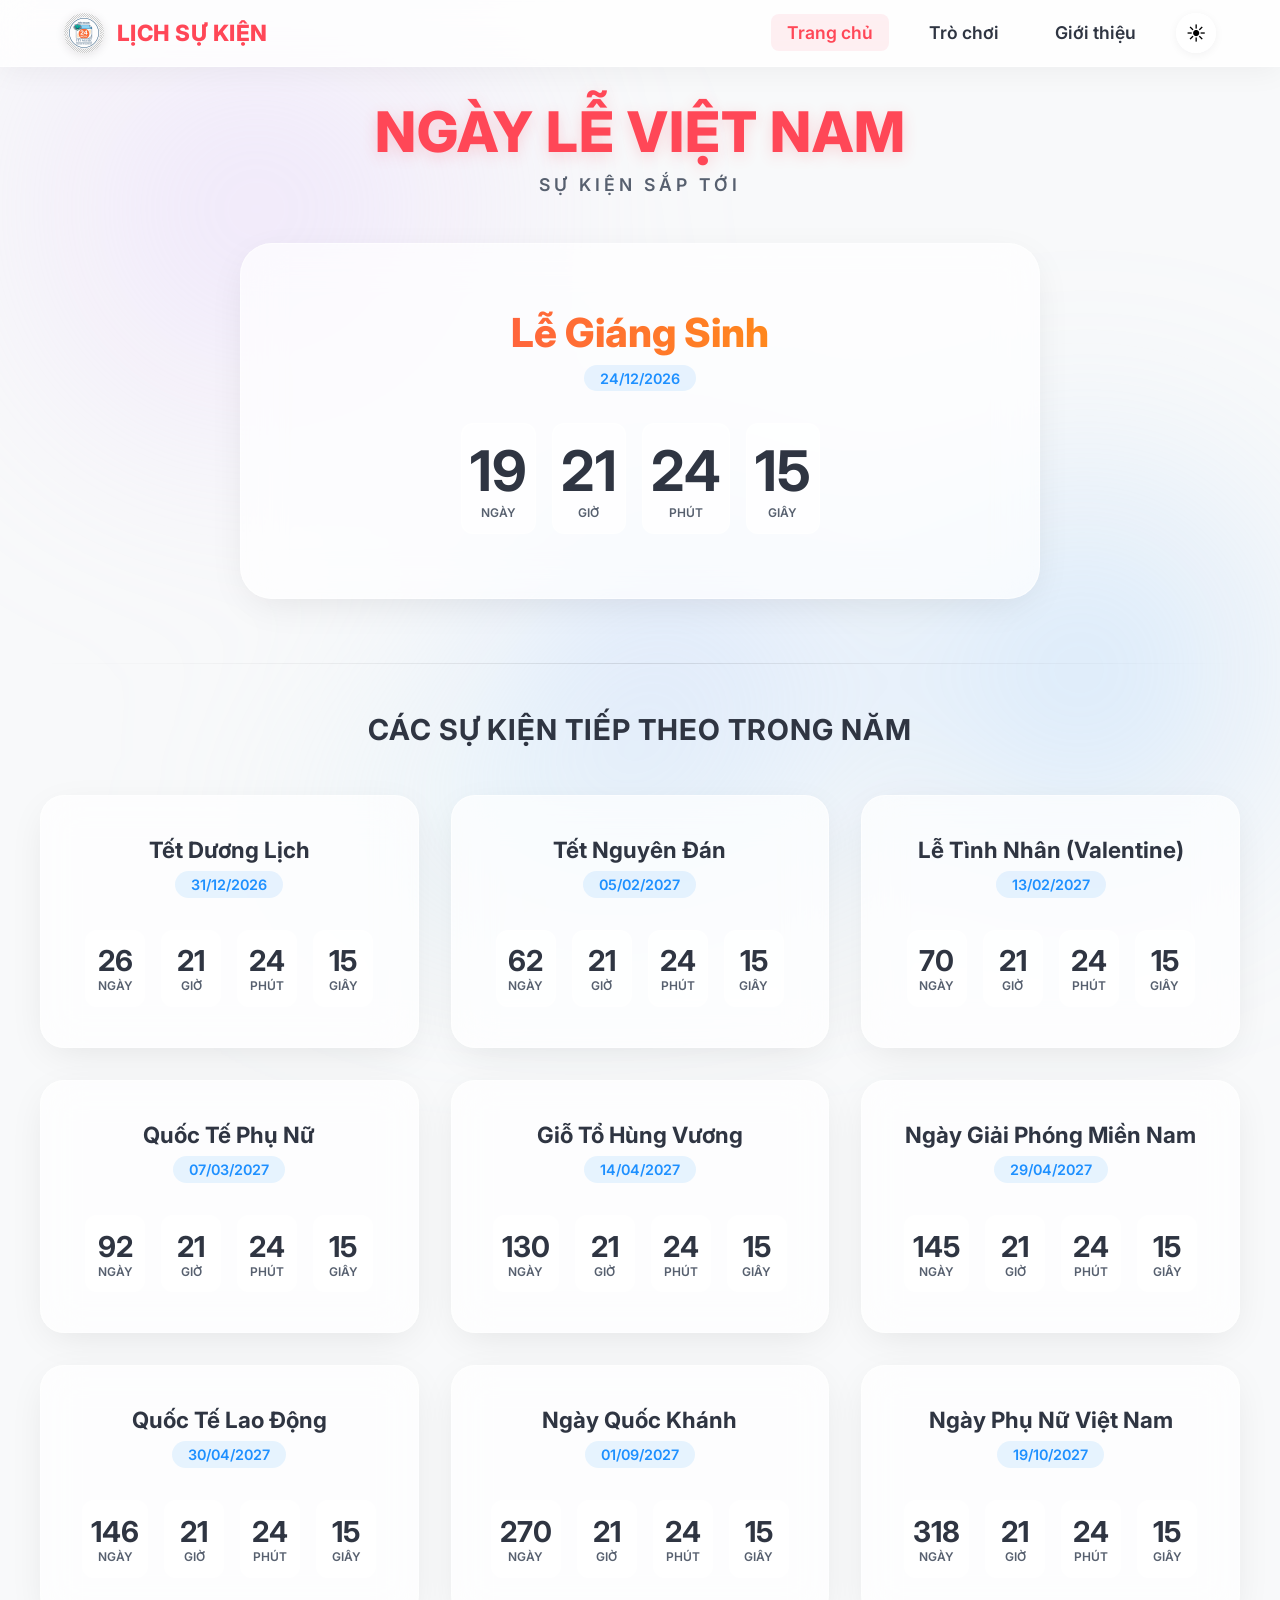
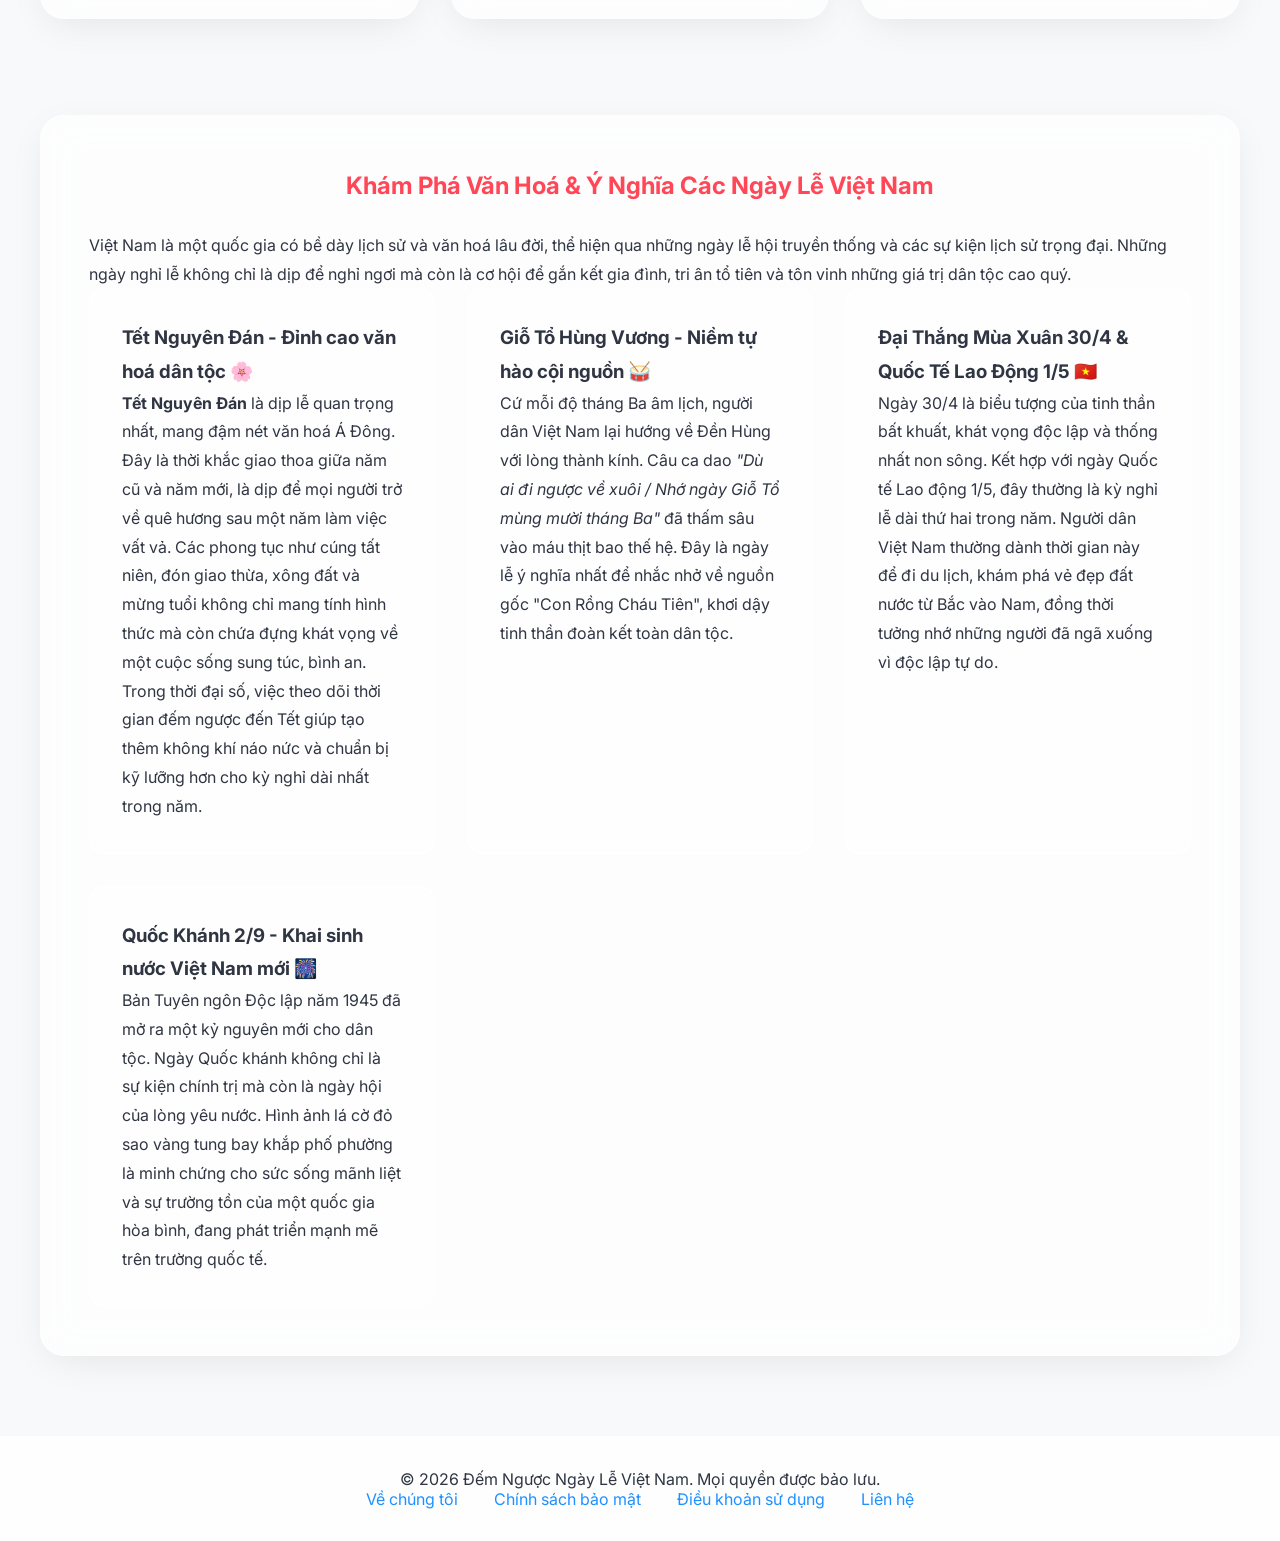
<file: index.html>
<!DOCTYPE html>
<html lang="vi">
<head>
    <!-- Google tag (gtag.js) -->
    <script async src="https://www.googletagmanager.com/gtag/js?id=G-WPCNY80R5B"></script>
    <script>
      window.dataLayer = window.dataLayer || [];
      function gtag(){dataLayer.push(arguments);}
      gtag('js', new Date());
    
      gtag('config', 'G-WPCNY80R5B');
    </script>
    <meta charset="UTF-8">
    <meta name="viewport" content="width=device-width, initial-scale=1.0">
    <title>Đếm Ngược Ngày Lễ Việt Nam | Lịch Sự Kiện</title>
    
    <!-- SEO Best Practices -->
    <meta name="description" content="Trải nghiệm đếm ngược trực tuyến đến các ngày lễ lớn trong năm tại Việt Nam. Theo dõi thời gian đếm ngược chính xác, hình ảnh đẹp và thông tin hữu ích về văn hoá lễ hội.">
    <meta name="keywords" content="đếm ngược ngày lễ, ngày lễ việt nam, lịch nghỉ lễ, tết nguyên đán, giỗ tổ hùng vương, 30/4, quốc khánh 2/9">
    
    <link rel="stylesheet" href="style.css">
    <!-- Google Fonts -->
    <link rel="preconnect" href="https://fonts.googleapis.com">
    <link rel="preconnect" href="https://fonts.gstatic.com" crossorigin>
    <link href="https://fonts.googleapis.com/css2?family=Inter:wght@300;400;600;800&display=swap" rel="stylesheet">
    
    <!-- Open Graph / Facebook -->
    <meta property="og:type" content="website">
    <meta property="og:url" content="https://lichsukien.com/">
    <meta property="og:title" content="Đếm Ngược Ngày Lễ Việt Nam | Lịch Sự Kiện">
    <meta property="og:description" content="Trải nghiệm đếm ngược trực tuyến đến các ngày lễ lớn trong năm tại Việt Nam. Theo dõi thời gian đếm ngược chính xác, hình ảnh đẹp và thông tin hữu ích.">
    <meta property="og:image" content="https://lichsukien.com/img/banner.png">

    <!-- Twitter -->
    <meta property="twitter:card" content="summary_large_image">
    <meta property="twitter:url" content="https://lichsukien.com/">
    <meta property="twitter:title" content="Đếm Ngược Ngày Lễ Việt Nam | Lịch Sự Kiện">
    <meta property="twitter:description" content="Trải nghiệm đếm ngược trực tuyến đến các ngày lễ lớn trong năm tại Việt Nam. Theo dõi thời gian đếm ngược chính xác, hình ảnh đẹp và thông tin hữu ích.">
    <meta property="twitter:image" content="https://lichsukien.com/img/banner.png">

    <!-- Structured Data (JSON-LD) -->
    <script type="application/ld+json">
    {
      "@context": "https://schema.org",
      "@type": "WebSite",
      "name": "Lịch Sự Kiện",
      "url": "https://lichsukien.com/",
      "description": "Đếm ngược ngày lễ Việt Nam và thông tin ý nghĩa các ngày lễ trong năm.",
      "potentialAction": {
        "@type": "SearchAction",
        "target": "https://lichsukien.com/search?q={search_term_string}",
        "query-input": "required name=search_term_string"
      }
    }
    </script>

    <!-- Google AdSense -->
    <script async src="https://pagead2.googlesyndication.com/pagead/js/adsbygoogle.js?client=ca-pub-4878455337844727"
     crossorigin="anonymous"></script>
</head>
<body>
    <!-- Animated background -->
    <div class="background" aria-hidden="true">
        <div class="shape shape-1"></div>
        <div class="shape shape-2"></div>
        <div class="shape shape-3"></div>
        <div class="shape shape-4"></div>
    </div>
    
    <nav class="main-nav">
        <div class="nav-container">
            <a href="index.html" class="nav-logo">
                <img src="img/logo.png" alt="Ngày Lễ Việt Nam Logo" class="logo-img">
                <span class="logo-text">Lịch Sự Kiện</span>
            </a>
            <ul class="nav-links">
                <li><a href="index.html" class="active">Trang chủ</a></li>
                <li><a href="game.html">Trò chơi</a></li>
                <li><a href="about.html">Giới thiệu</a></li>
                <li>
                    <button id="theme-toggle" class="theme-toggle-btn" aria-label="Chuyển đổi chế độ tối">
                        <span class="icon-sun">☀️</span>
                        <span class="icon-moon">🌙</span>
                    </button>
                </li>
            </ul>
        </div>
    </nav>
    
    <header class="main-header">
        <h1 class="main-title">Ngày Lễ Việt Nam</h1>
        <p class="main-subtitle">Sự kiện sắp tới</p>
    </header>

    <main class="container">
        <!-- Featured Holiday -->
        <section id="featured-holiday" class="featured-section" aria-label="Sự kiện sắp tới gần nhất">
            <!-- Injected by JS -->
        </section>

        <hr class="section-divider">

        <h2 class="section-title">Các sự kiện tiếp theo trong năm</h2>

        <!-- Holiday Grid -->
        <section class="holidays-grid" id="holidays-grid" aria-label="Tất cả các ngày lễ">
            <!-- Injected by JS -->
        </section>

        <!-- SEO Article Content -->
        <article class="seo-content" aria-labelledby="seo-heading">
            <h2 id="seo-heading">Khám Phá Văn Hoá & Ý Nghĩa Các Ngày Lễ Việt Nam</h2>
            <p>Việt Nam là một quốc gia có bề dày lịch sử và văn hoá lâu đời, thể hiện qua những ngày lễ hội truyền thống và các sự kiện lịch sử trọng đại. Những ngày nghỉ lễ không chỉ là dịp để nghỉ ngơi mà còn là cơ hội để gắn kết gia đình, tri ân tổ tiên và tôn vinh những giá trị dân tộc cao quý.</p>
            
            <div class="article-grid">
                <div class="article-block">
                    <h3>Tết Nguyên Đán - Đỉnh cao văn hoá dân tộc 🌸</h3>
                    <p><strong>Tết Nguyên Đán</strong> là dịp lễ quan trọng nhất, mang đậm nét văn hoá Á Đông. Đây là thời khắc giao thoa giữa năm cũ và năm mới, là dịp để mọi người trở về quê hương sau một năm làm việc vất vả. Các phong tục như cúng tất niên, đón giao thừa, xông đất và mừng tuổi không chỉ mang tính hình thức mà còn chứa đựng khát vọng về một cuộc sống sung túc, bình an.</p>
                    <p>Trong thời đại số, việc theo dõi thời gian đếm ngược đến Tết giúp tạo thêm không khí náo nức và chuẩn bị kỹ lưỡng hơn cho kỳ nghỉ dài nhất trong năm.</p>
                </div>
                
                <div class="article-block">
                    <h3>Giỗ Tổ Hùng Vương - Niềm tự hào cội nguồn 🥁</h3>
                    <p>Cứ mỗi độ tháng Ba âm lịch, người dân Việt Nam lại hướng về Đền Hùng với lòng thành kính. Câu ca dao <em>"Dù ai đi ngược về xuôi / Nhớ ngày Giỗ Tổ mùng mười tháng Ba"</em> đã thấm sâu vào máu thịt bao thế hệ. Đây là ngày lễ ý nghĩa nhất để nhắc nhở về nguồn gốc "Con Rồng Cháu Tiên", khơi dậy tinh thần đoàn kết toàn dân tộc.</p>
                </div>
                
                <div class="article-block">
                    <h3>Đại Thắng Mùa Xuân 30/4 & Quốc Tế Lao Động 1/5 🇻🇳</h3>
                    <p>Ngày 30/4 là biểu tượng của tinh thần bất khuất, khát vọng độc lập và thống nhất non sông. Kết hợp với ngày Quốc tế Lao động 1/5, đây thường là kỳ nghỉ lễ dài thứ hai trong năm. Người dân Việt Nam thường dành thời gian này để đi du lịch, khám phá vẻ đẹp đất nước từ Bắc vào Nam, đồng thời tưởng nhớ những người đã ngã xuống vì độc lập tự do.</p>
                </div>
                
                <div class="article-block">
                    <h3>Quốc Khánh 2/9 - Khai sinh nước Việt Nam mới 🎆</h3>
                    <p>Bản Tuyên ngôn Độc lập năm 1945 đã mở ra một kỷ nguyên mới cho dân tộc. Ngày Quốc khánh không chỉ là sự kiện chính trị mà còn là ngày hội của lòng yêu nước. Hình ảnh lá cờ đỏ sao vàng tung bay khắp phố phường là minh chứng cho sức sống mãnh liệt và sự trường tồn của một quốc gia hòa bình, đang phát triển mạnh mẽ trên trường quốc tế.</p>
                </div>
            </div>
        </article>
    </main>

    <footer class="site-footer">
        <div class="footer-bottom">
            <p>&copy; <span id="current-year"></span> Đếm Ngược Ngày Lễ Việt Nam. Mọi quyền được bảo lưu.</p>
            <div class="footer-links">
                <a href="about.html">Về chúng tôi</a>
                <a href="privacy.html">Chính sách bảo mật</a>
                <a href="terms.html">Điều khoản sử dụng</a>
                <a href="contact.html">Liên hệ</a>
            </div>
        </div>
    </footer>

    <script src="script.js"></script>
    <script>
        document.getElementById('current-year').textContent = new Date().getFullYear();
    </script>
</body>
</html>
</file>
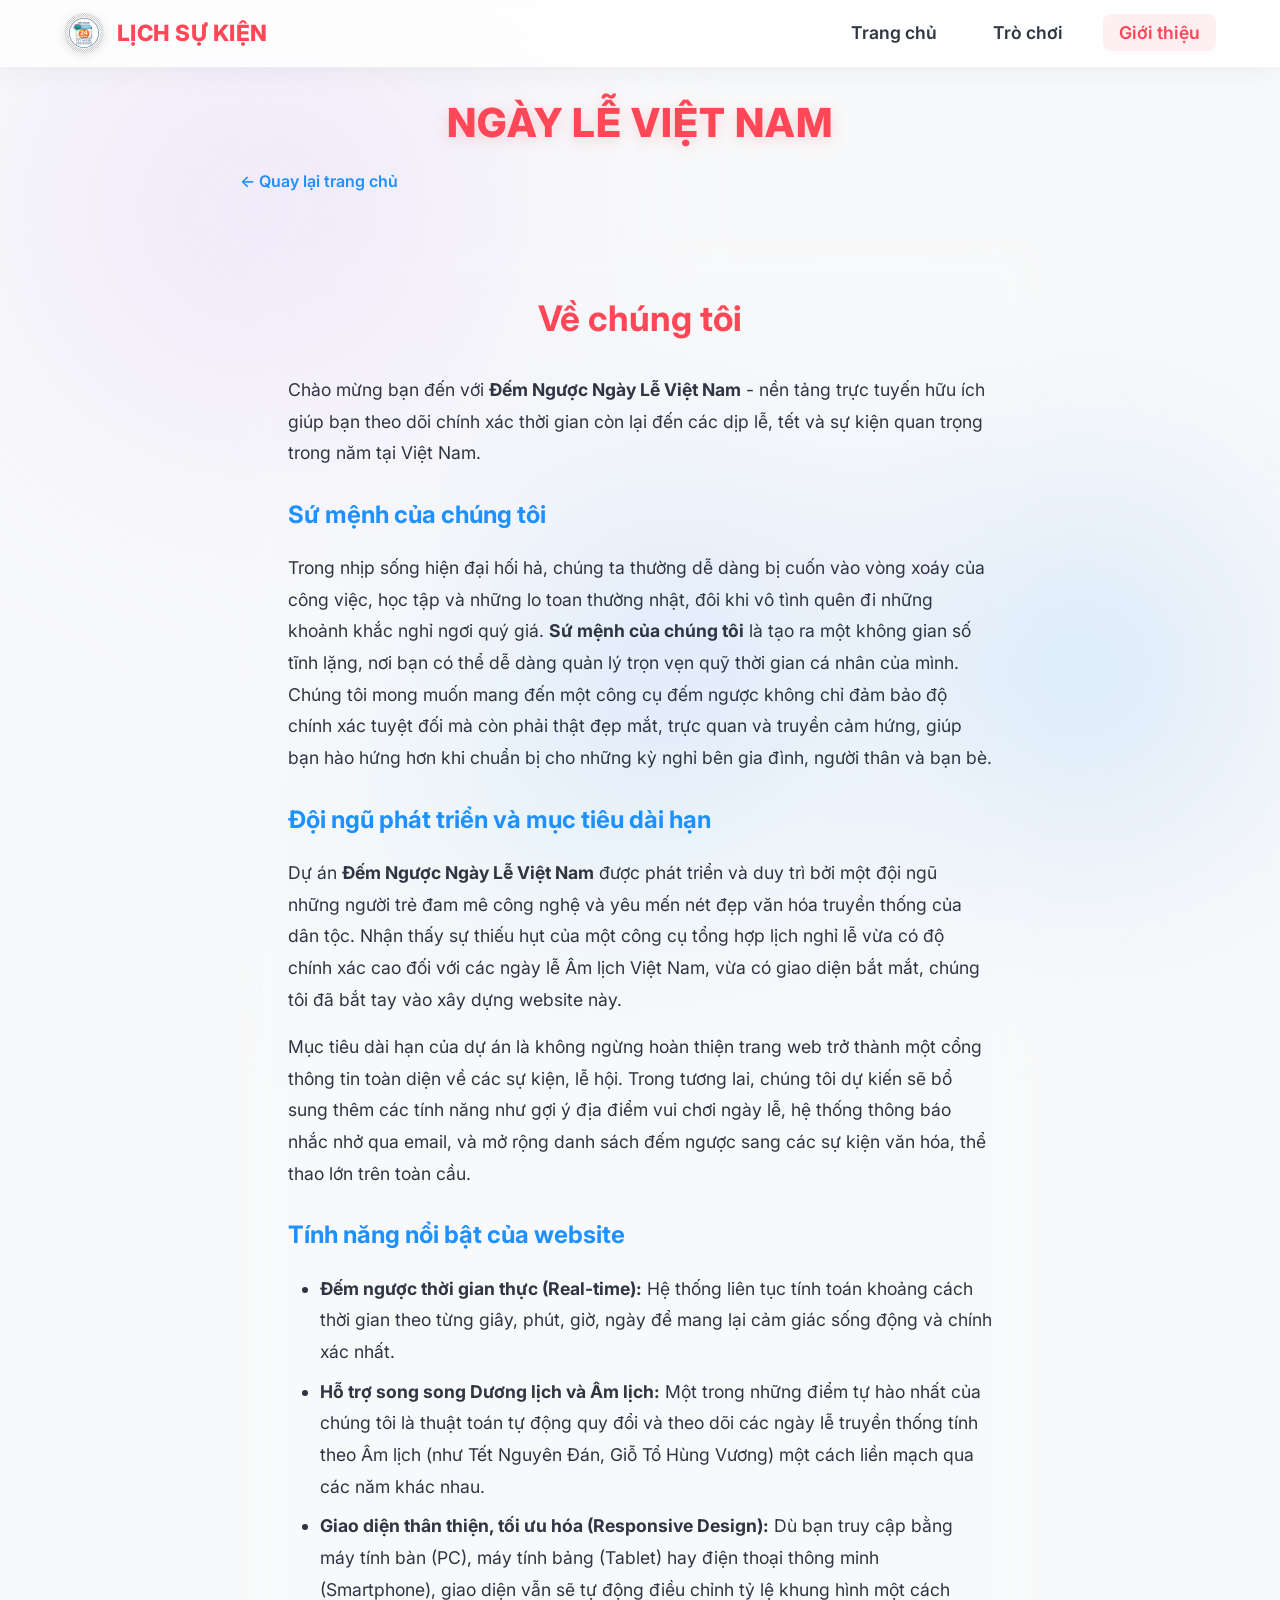
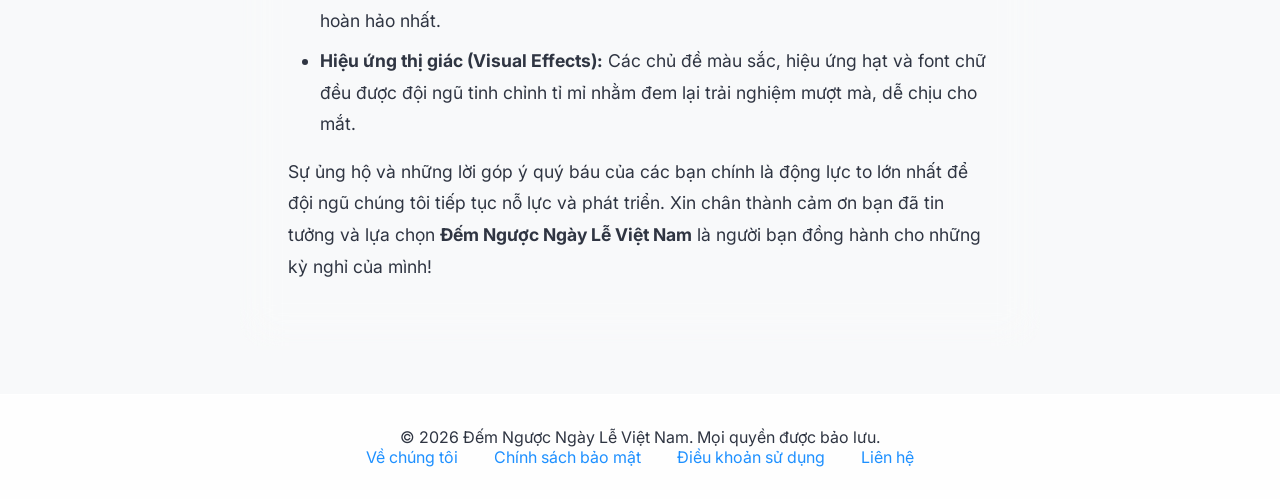
<file: about.html>
<!DOCTYPE html>
<html lang="vi">
<head>
    <!-- Google tag (gtag.js) -->
    <script async src="https://www.googletagmanager.com/gtag/js?id=G-WPCNY80R5B"></script>
    <script>
      window.dataLayer = window.dataLayer || [];
      function gtag(){dataLayer.push(arguments);}
      gtag('js', new Date());
    
      gtag('config', 'G-WPCNY80R5B');
    </script>
    <meta charset="UTF-8">
    <meta name="viewport" content="width=device-width, initial-scale=1.0">
    <title>Về chúng tôi | Đếm Ngược Ngày Lễ Việt Nam</title>
    <!-- SEO Best Practices -->
    <meta name="description" content="Khám phá sứ mệnh và tính năng của trang web Đếm Ngược Ngày Lễ Việt Nam. Nơi cung cấp công cụ đếm ngược chính xác và trực quan nhất.">
    <meta name="keywords" content="về chúng tôi, đếm ngược ngày lễ, giới thiệu đếm ngược, ngày lễ việt nam">
    
    <link rel="stylesheet" href="style.css">
    <!-- Google Fonts -->
    <link rel="preconnect" href="https://fonts.googleapis.com">
    <link rel="preconnect" href="https://fonts.gstatic.com" crossorigin>
    <link href="https://fonts.googleapis.com/css2?family=Inter:wght@300;400;600;800&display=swap" rel="stylesheet">
    
    <style>
        .page-content {
            margin-top: 2rem;
            padding: 3rem;
            background: var(--glass-bg);
            border-radius: 24px;
            box-shadow: var(--glass-shadow);
            color: var(--text-dark);
            line-height: 1.8;
            backdrop-filter: blur(20px);
            width: 100%;
            max-width: 800px;
        }
        .page-content h1 {
            font-size: 2.2rem;
            margin-bottom: 1.5rem;
            color: var(--primary);
            text-align: center;
        }
        .page-content h2 {
            font-size: 1.5rem;
            margin-top: 1.5rem;
            margin-bottom: 1rem;
            color: var(--accent);
        }
        .page-content p {
            margin-bottom: 1rem;
            font-size: 1.1rem;
        }
        .page-content ul {
            margin-left: 2rem;
            margin-bottom: 1rem;
            font-size: 1.1rem;
        }
        .page-content li {
            margin-bottom: 0.5rem;
        }
        .back-link {
            display: inline-block;
            margin-bottom: 1rem;
            color: var(--accent);
            text-decoration: none;
            font-weight: 600;
        }
        .back-link:hover {
            color: var(--primary);
            text-decoration: underline;
        }
    </style>
    <!-- Google AdSense -->
    <script async src="https://pagead2.googlesyndication.com/pagead/js/adsbygoogle.js?client=ca-pub-4878455337844727"
     crossorigin="anonymous"></script>
</head>
<body>
    <div class="background" aria-hidden="true">
        <div class="shape shape-1"></div>
        <div class="shape shape-2"></div>
        <div class="shape shape-3"></div>
        <div class="shape shape-4"></div>
    </div>

    <nav class="main-nav">
        <div class="nav-container">
            <a href="index.html" class="nav-logo">
                <img src="img/logo.png" alt="Ngày Lễ Việt Nam Logo" class="logo-img">
                <span class="logo-text">Lịch Sự Kiện</span>
            </a>
            <ul class="nav-links">
                <li><a href="index.html">Trang chủ</a></li>
                <li><a href="game.html">Trò chơi</a></li>
                <li><a href="about.html" class="active">Giới thiệu</a></li>
            </ul>
        </div>
    </nav>
    
    <header class="main-header" style="margin-bottom: 1rem;">
        <h1 class="main-title" style="font-size: 2.5rem;"><a href="index.html" style="text-decoration: none; color: inherit;">Ngày Lễ Việt Nam</a></h1>
    </header>

    <main class="container" style="display: flex; flex-direction: column; align-items: center;">
        <div style="width: 100%; max-width: 800px;">
            <a href="index.html" class="back-link">&larr; Quay lại trang chủ</a>
        </div>
        <article class="page-content">
            <h1>Về chúng tôi</h1>
            <p>Chào mừng bạn đến với <strong>Đếm Ngược Ngày Lễ Việt Nam</strong> - nền tảng trực tuyến hữu ích giúp bạn theo dõi chính xác thời gian còn lại đến các dịp lễ, tết và sự kiện quan trọng trong năm tại Việt Nam.</p>
            
            <h2>Sứ mệnh của chúng tôi</h2>
            <p>Trong nhịp sống hiện đại hối hả, chúng ta thường dễ dàng bị cuốn vào vòng xoáy của công việc, học tập và những lo toan thường nhật, đôi khi vô tình quên đi những khoảnh khắc nghỉ ngơi quý giá. <strong>Sứ mệnh của chúng tôi</strong> là tạo ra một không gian số tĩnh lặng, nơi bạn có thể dễ dàng quản lý trọn vẹn quỹ thời gian cá nhân của mình. Chúng tôi mong muốn mang đến một công cụ đếm ngược không chỉ đảm bảo độ chính xác tuyệt đối mà còn phải thật đẹp mắt, trực quan và truyền cảm hứng, giúp bạn hào hứng hơn khi chuẩn bị cho những kỳ nghỉ bên gia đình, người thân và bạn bè.</p>
            
            <h2>Đội ngũ phát triển và mục tiêu dài hạn</h2>
            <p>Dự án <strong>Đếm Ngược Ngày Lễ Việt Nam</strong> được phát triển và duy trì bởi một đội ngũ những người trẻ đam mê công nghệ và yêu mến nét đẹp văn hóa truyền thống của dân tộc. Nhận thấy sự thiếu hụt của một công cụ tổng hợp lịch nghỉ lễ vừa có độ chính xác cao đối với các ngày lễ Âm lịch Việt Nam, vừa có giao diện bắt mắt, chúng tôi đã bắt tay vào xây dựng website này.</p>
            <p>Mục tiêu dài hạn của dự án là không ngừng hoàn thiện trang web trở thành một cổng thông tin toàn diện về các sự kiện, lễ hội. Trong tương lai, chúng tôi dự kiến sẽ bổ sung thêm các tính năng như gợi ý địa điểm vui chơi ngày lễ, hệ thống thông báo nhắc nhở qua email, và mở rộng danh sách đếm ngược sang các sự kiện văn hóa, thể thao lớn trên toàn cầu.</p>
            
            <h2>Tính năng nổi bật của website</h2>
            <ul>
                <li><strong>Đếm ngược thời gian thực (Real-time):</strong> Hệ thống liên tục tính toán khoảng cách thời gian theo từng giây, phút, giờ, ngày để mang lại cảm giác sống động và chính xác nhất.</li>
                <li><strong>Hỗ trợ song song Dương lịch và Âm lịch:</strong> Một trong những điểm tự hào nhất của chúng tôi là thuật toán tự động quy đổi và theo dõi các ngày lễ truyền thống tính theo Âm lịch (như Tết Nguyên Đán, Giỗ Tổ Hùng Vương) một cách liền mạch qua các năm khác nhau.</li>
                <li><strong>Giao diện thân thiện, tối ưu hóa (Responsive Design):</strong> Dù bạn truy cập bằng máy tính bàn (PC), máy tính bảng (Tablet) hay điện thoại thông minh (Smartphone), giao diện vẫn sẽ tự động điều chỉnh tỷ lệ khung hình một cách hoàn hảo nhất.</li>
                <li><strong>Hiệu ứng thị giác (Visual Effects):</strong> Các chủ đề màu sắc, hiệu ứng hạt và font chữ đều được đội ngũ tinh chỉnh tỉ mỉ nhằm đem lại trải nghiệm mượt mà, dễ chịu cho mắt.</li>
            </ul>
            
            <p>Sự ủng hộ và những lời góp ý quý báu của các bạn chính là động lực to lớn nhất để đội ngũ chúng tôi tiếp tục nỗ lực và phát triển. Xin chân thành cảm ơn bạn đã tin tưởng và lựa chọn <strong>Đếm Ngược Ngày Lễ Việt Nam</strong> là người bạn đồng hành cho những kỳ nghỉ của mình!</p>
        </article>
    </main>

    <footer class="site-footer" style="margin-top: 3rem;">
        <div class="footer-bottom">
            <p>&copy; <span id="current-year"></span> Đếm Ngược Ngày Lễ Việt Nam. Mọi quyền được bảo lưu.</p>
            <div class="footer-links">
                <a href="about.html">Về chúng tôi</a>
                <a href="privacy.html">Chính sách bảo mật</a>
                <a href="terms.html">Điều khoản sử dụng</a>
                <a href="contact.html">Liên hệ</a>
            </div>
        </div>
    </footer>

    <script>
        document.getElementById('current-year').textContent = new Date().getFullYear();
    </script>
</body>
</html>
</file>
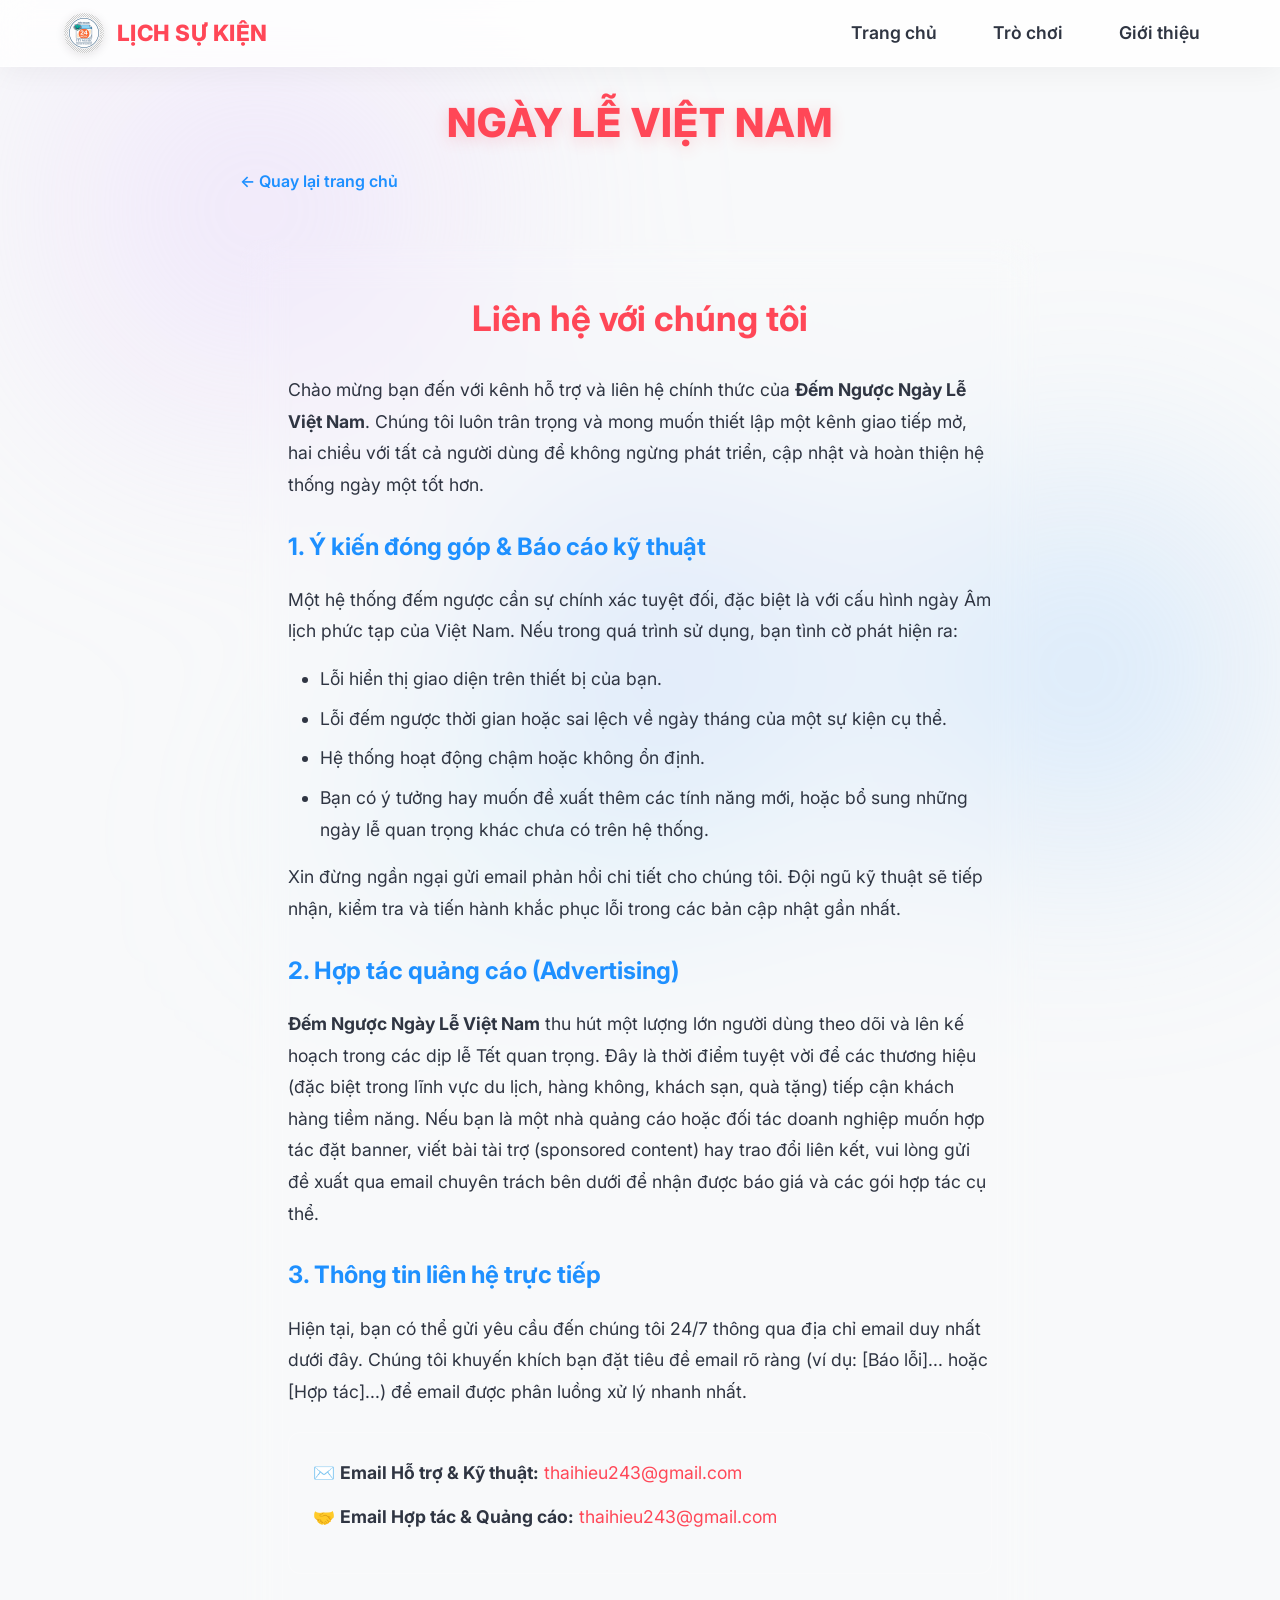
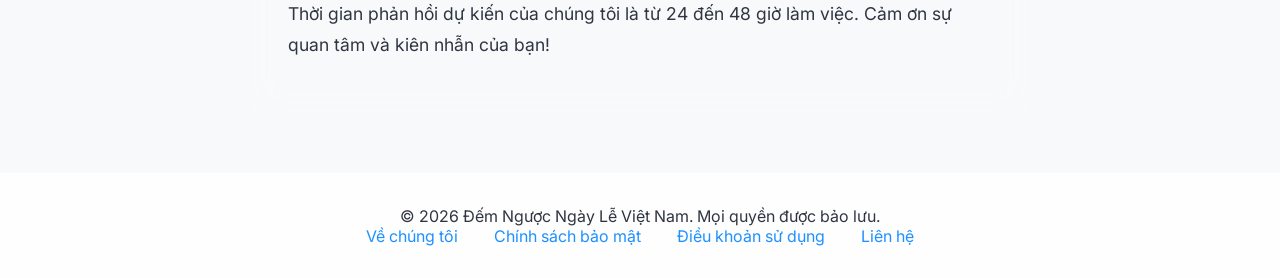
<file: contact.html>
<!DOCTYPE html>
<html lang="vi">
<head>
    <!-- Google tag (gtag.js) -->
    <script async src="https://www.googletagmanager.com/gtag/js?id=G-WPCNY80R5B"></script>
    <script>
      window.dataLayer = window.dataLayer || [];
      function gtag(){dataLayer.push(arguments);}
      gtag('js', new Date());
    
      gtag('config', 'G-WPCNY80R5B');
    </script>
    <meta charset="UTF-8">
    <meta name="viewport" content="width=device-width, initial-scale=1.0">
    <title>Liên hệ | Đếm Ngược Ngày Lễ Việt Nam</title>
    <!-- SEO Best Practices -->
    <meta name="description" content="Liên hệ với Đếm Ngược Ngày Lễ Việt Nam để gửi ý kiến đóng góp, phản hồi hoặc hợp tác.">
    <meta name="keywords" content="liên hệ đếm ngược, ý kiến đóng góp, hợp tác, ngày lễ việt nam, liên hệ">
    
    <link rel="stylesheet" href="style.css">
    <!-- Google Fonts -->
    <link rel="preconnect" href="https://fonts.googleapis.com">
    <link rel="preconnect" href="https://fonts.gstatic.com" crossorigin>
    <link href="https://fonts.googleapis.com/css2?family=Inter:wght@300;400;600;800&display=swap" rel="stylesheet">
    
    <style>
        .page-content {
            margin-top: 2rem;
            padding: 3rem;
            background: var(--glass-bg);
            border-radius: 24px;
            box-shadow: var(--glass-shadow);
            color: var(--text-dark);
            line-height: 1.8;
            backdrop-filter: blur(20px);
            width: 100%;
            max-width: 800px;
        }
        .page-content h1 {
            font-size: 2.2rem;
            margin-bottom: 1.5rem;
            color: var(--primary);
            text-align: center;
        }
        .page-content h2 {
            font-size: 1.5rem;
            margin-top: 1.5rem;
            margin-bottom: 1rem;
            color: var(--accent);
        }
        .page-content p {
            margin-bottom: 1rem;
            font-size: 1.1rem;
        }
        .page-content ul {
            margin-left: 2rem;
            margin-bottom: 1rem;
            font-size: 1.1rem;
        }
        .page-content li {
            margin-bottom: 0.5rem;
        }
        .back-link {
            display: inline-block;
            margin-bottom: 1rem;
            color: var(--accent);
            text-decoration: none;
            font-weight: 600;
        }
        .back-link:hover {
            color: var(--primary);
            text-decoration: underline;
        }
    </style>
    <!-- Google AdSense -->
    <script async src="https://pagead2.googlesyndication.com/pagead/js/adsbygoogle.js?client=ca-pub-4878455337844727"
     crossorigin="anonymous"></script>
</head>
<body>
    <div class="background" aria-hidden="true">
        <div class="shape shape-1"></div>
        <div class="shape shape-2"></div>
        <div class="shape shape-3"></div>
        <div class="shape shape-4"></div>
    </div>

    <nav class="main-nav">
        <div class="nav-container">
            <a href="index.html" class="nav-logo">
                <img src="img/logo.png" alt="Ngày Lễ Việt Nam Logo" class="logo-img">
                <span class="logo-text">Lịch Sự Kiện</span>
            </a>
            <ul class="nav-links">
                <li><a href="index.html">Trang chủ</a></li>
                <li><a href="game.html">Trò chơi</a></li>
                <li><a href="about.html">Giới thiệu</a></li>
            </ul>
        </div>
    </nav>
    
    <header class="main-header" style="margin-bottom: 1rem;">
        <h1 class="main-title" style="font-size: 2.5rem;"><a href="index.html" style="text-decoration: none; color: inherit;">Ngày Lễ Việt Nam</a></h1>
    </header>

    <main class="container" style="display: flex; flex-direction: column; align-items: center;">
        <div style="width: 100%; max-width: 800px;">
            <a href="index.html" class="back-link">&larr; Quay lại trang chủ</a>
        </div>
        <article class="page-content">
            <h1>Liên hệ với chúng tôi</h1>
            <p>Chào mừng bạn đến với kênh hỗ trợ và liên hệ chính thức của <strong>Đếm Ngược Ngày Lễ Việt Nam</strong>. Chúng tôi luôn trân trọng và mong muốn thiết lập một kênh giao tiếp mở, hai chiều với tất cả người dùng để không ngừng phát triển, cập nhật và hoàn thiện hệ thống ngày một tốt hơn.</p>
            
            <h2>1. Ý kiến đóng góp & Báo cáo kỹ thuật</h2>
            <p>Một hệ thống đếm ngược cần sự chính xác tuyệt đối, đặc biệt là với cấu hình ngày Âm lịch phức tạp của Việt Nam. Nếu trong quá trình sử dụng, bạn tình cờ phát hiện ra:</p>
            <ul>
                <li>Lỗi hiển thị giao diện trên thiết bị của bạn.</li>
                <li>Lỗi đếm ngược thời gian hoặc sai lệch về ngày tháng của một sự kiện cụ thể.</li>
                <li>Hệ thống hoạt động chậm hoặc không ổn định.</li>
                <li>Bạn có ý tưởng hay muốn đề xuất thêm các tính năng mới, hoặc bổ sung những ngày lễ quan trọng khác chưa có trên hệ thống.</li>
            </ul>
            <p>Xin đừng ngần ngại gửi email phản hồi chi tiết cho chúng tôi. Đội ngũ kỹ thuật sẽ tiếp nhận, kiểm tra và tiến hành khắc phục lỗi trong các bản cập nhật gần nhất.</p>

            <h2>2. Hợp tác quảng cáo (Advertising)</h2>
            <p><strong>Đếm Ngược Ngày Lễ Việt Nam</strong> thu hút một lượng lớn người dùng theo dõi và lên kế hoạch trong các dịp lễ Tết quan trọng. Đây là thời điểm tuyệt vời để các thương hiệu (đặc biệt trong lĩnh vực du lịch, hàng không, khách sạn, quà tặng) tiếp cận khách hàng tiềm năng. Nếu bạn là một nhà quảng cáo hoặc đối tác doanh nghiệp muốn hợp tác đặt banner, viết bài tài trợ (sponsored content) hay trao đổi liên kết, vui lòng gửi đề xuất qua email chuyên trách bên dưới để nhận được báo giá và các gói hợp tác cụ thể.</p>
            
            <h2>3. Thông tin liên hệ trực tiếp</h2>
            <p>Hiện tại, bạn có thể gửi yêu cầu đến chúng tôi 24/7 thông qua địa chỉ email duy nhất dưới đây. Chúng tôi khuyến khích bạn đặt tiêu đề email rõ ràng (ví dụ: [Báo lỗi]... hoặc [Hợp tác]...) để email được phân luồng xử lý nhanh nhất.</p>
            <div style="background: rgba(255,255,255,0.1); padding: 1.5rem; border-radius: 12px; margin: 1.5rem 0; border: 1px solid rgba(255,255,255,0.2);">
                <ul style="list-style-type: none; margin-left: 0; padding-left: 0;">
                    <li style="margin-bottom: 0.8rem;">✉️ <strong>Email Hỗ trợ & Kỹ thuật:</strong> <a href="mailto:thaihieu243@gmail.com" style="color: var(--primary);">thaihieu243@gmail.com</a></li>
                    <li>🤝 <strong>Email Hợp tác & Quảng cáo:</strong> <a href="mailto:thaihieu243@gmail.com" style="color: var(--primary);">thaihieu243@gmail.com</a></li>
                </ul>
            </div>
            <p>Thời gian phản hồi dự kiến của chúng tôi là từ 24 đến 48 giờ làm việc. Cảm ơn sự quan tâm và kiên nhẫn của bạn!</p>
        </article>
    </main>

    <footer class="site-footer" style="margin-top: 3rem;">
        <div class="footer-bottom">
            <p>&copy; <span id="current-year"></span> Đếm Ngược Ngày Lễ Việt Nam. Mọi quyền được bảo lưu.</p>
            <div class="footer-links">
                <a href="about.html">Về chúng tôi</a>
                <a href="privacy.html">Chính sách bảo mật</a>
                <a href="terms.html">Điều khoản sử dụng</a>
                <a href="contact.html">Liên hệ</a>
            </div>
        </div>
    </footer>

    <script>
        document.getElementById('current-year').textContent = new Date().getFullYear();
    </script>
</body>
</html>
</file>
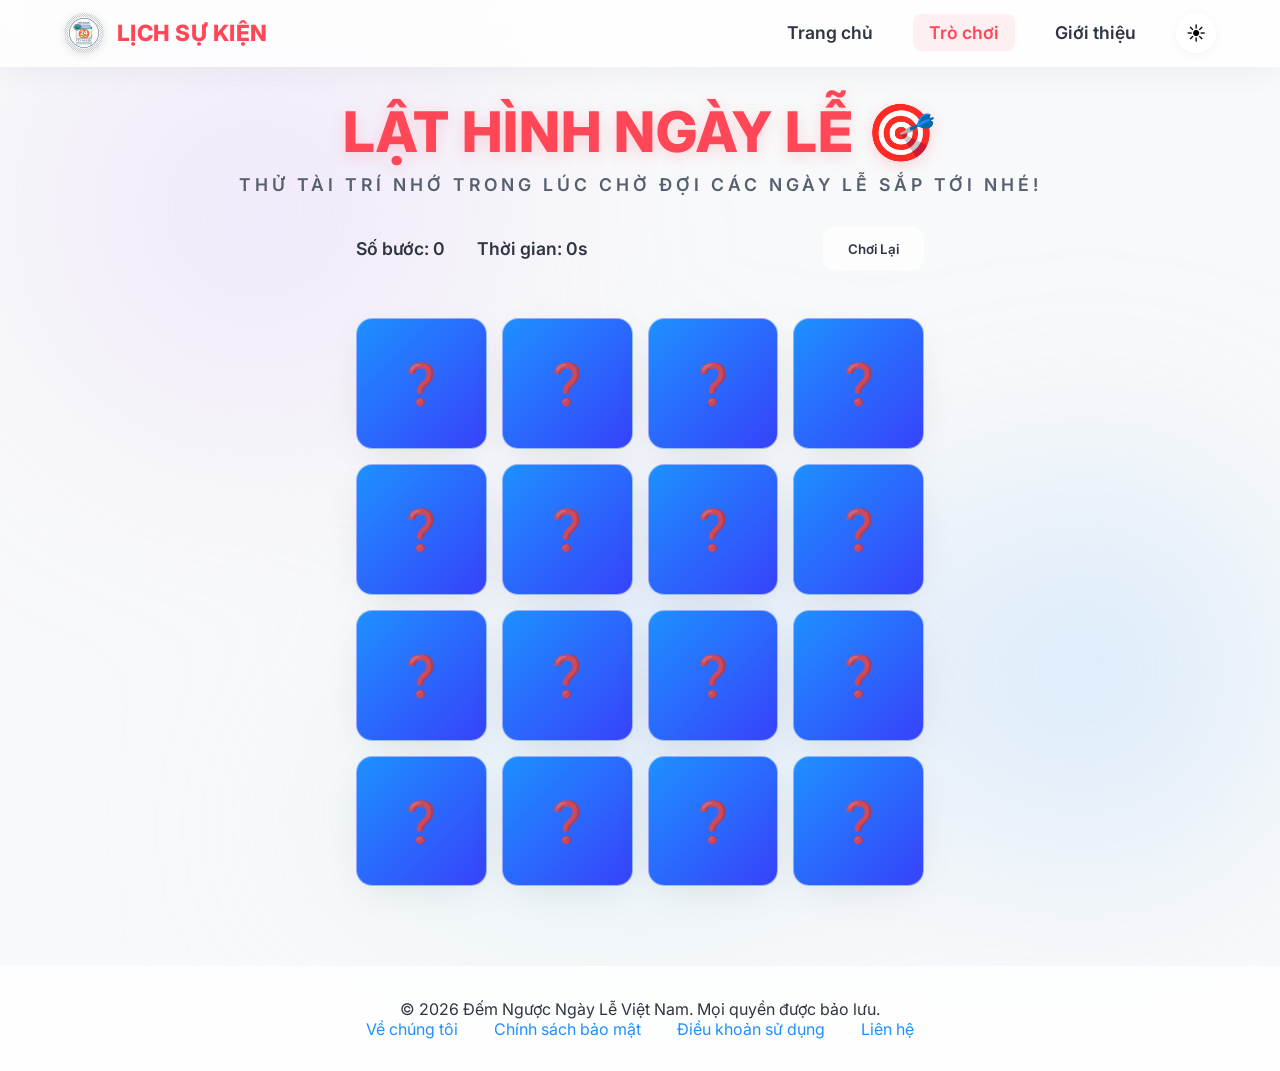
<file: game.html>
<!DOCTYPE html>
<html lang="vi">
<head>
    <!-- Google tag (gtag.js) -->
    <script async src="https://www.googletagmanager.com/gtag/js?id=G-WPCNY80R5B"></script>
    <script>
      window.dataLayer = window.dataLayer || [];
      function gtag(){dataLayer.push(arguments);}
      gtag('js', new Date());
    
      gtag('config', 'G-WPCNY80R5B');
    </script>
    <meta charset="UTF-8">
    <meta name="viewport" content="width=device-width, initial-scale=1.0">
    <title>Trò Chơi Lật Hình Ngày Lễ | Lịch Sự Kiện Chấm Com</title>
    <!-- SEO Best Practices -->
    <meta name="description" content="Thử tài trí nhớ với trò chơi lật hình các biểu tượng ngày lễ truyền thống Việt Nam. Giải trí thú vị trong lúc chờ đợi kỳ nghỉ lễ sắp tới.">
    <meta name="keywords" content="trò chơi lật hình, minigame ngày lễ, giải trí, memory match, ngày lễ việt nam">
    
    <link rel="stylesheet" href="style.css">
    <!-- Google Fonts for modern typography with Vietnamese support -->
    <link rel="preconnect" href="https://fonts.googleapis.com">
    <link rel="preconnect" href="https://fonts.gstatic.com" crossorigin>
    <link href="https://fonts.googleapis.com/css2?family=Inter:wght@300;400;600;800&display=swap" rel="stylesheet">
    <!-- Google AdSense -->
    <script async src="https://pagead2.googlesyndication.com/pagead/js/adsbygoogle.js?client=ca-pub-4878455337844727"
     crossorigin="anonymous"></script>
</head>
<body id="game-page">
    <!-- Animated background for light theme -->
    <div class="background" aria-hidden="true">
        <div class="shape shape-1"></div>
        <div class="shape shape-2"></div>
        <div class="shape shape-3"></div>
        <div class="shape shape-4"></div>
    </div>
    
    <nav class="main-nav">
        <div class="nav-container">
            <a href="index.html" class="nav-logo">
                <img src="img/logo.png" alt="Ngày Lễ Việt Nam Logo" class="logo-img">
                <span class="logo-text">Lịch Sự Kiện</span>
            </a>
            <ul class="nav-links">
                <li><a href="index.html">Trang chủ</a></li>
                <li><a href="game.html" class="active">Trò chơi</a></li>
                <li><a href="about.html">Giới thiệu</a></li>
                <li>
                    <button id="theme-toggle" class="theme-toggle-btn" aria-label="Chuyển đổi chế độ tối">
                        <span class="icon-sun">☀️</span>
                        <span class="icon-moon">🌙</span>
                    </button>
                </li>
            </ul>
        </div>
    </nav>
    
    <header class="main-header" style="margin-bottom: 0;">
        <h1 class="main-title">Lật Hình Ngày Lễ 🎯</h1>
        <p class="main-subtitle" style="margin-bottom: 0;">Thử tài trí nhớ trong lúc chờ đợi các ngày lễ sắp tới nhé!</p>
    </header>

    <main class="container">
        <!-- Minigame Lật Hình Ngày Lễ -->
        <section id="minigame" class="game-section">
            <div class="game-controls">
                <div class="game-stats">
                    <span id="flips-count">Số bước: 0</span>
                    <span id="timer">Thời gian: 0s</span>
                </div>
                <button id="restart-btn" class="glass-btn">Chơi Lại</button>
            </div>

            <div class="memory-board" id="memory-board">
                <!-- Thẻ bài sẽ được tạo bằng JS -->
            </div>
            
            <div id="win-message" class="win-message hidden">
                <h3>🎉 Chúc Mừng Bạn Đã Hoàn Thành! 🎉</h3>
                <p>Bạn đã hoàn thành trong <span id="final-time">0</span>s với <span id="final-flips">0</span> bước.</p>
                <button id="play-again-btn" class="glass-btn primary-btn">Chơi Thêm Lần Nữa</button>
            </div>
        </section>
    </main>

    <!-- Footer tiêu chuẩn cho AdSense -->
    <footer class="site-footer" style="margin-top: 4rem;">
        <div class="footer-bottom">
            <p>&copy; <span id="current-year"></span> Đếm Ngược Ngày Lễ Việt Nam. Mọi quyền được bảo lưu.</p>
            <div class="footer-links">
                <a href="about.html">Về chúng tôi</a>
                <a href="privacy.html">Chính sách bảo mật</a>
                <a href="terms.html">Điều khoản sử dụng</a>
                <a href="contact.html">Liên hệ</a>
            </div>
        </div>
    </footer>

    <script src="script.js"></script>
    <script>
        document.getElementById('current-year').textContent = new Date().getFullYear();
    </script>
</body>
</html>
</file>
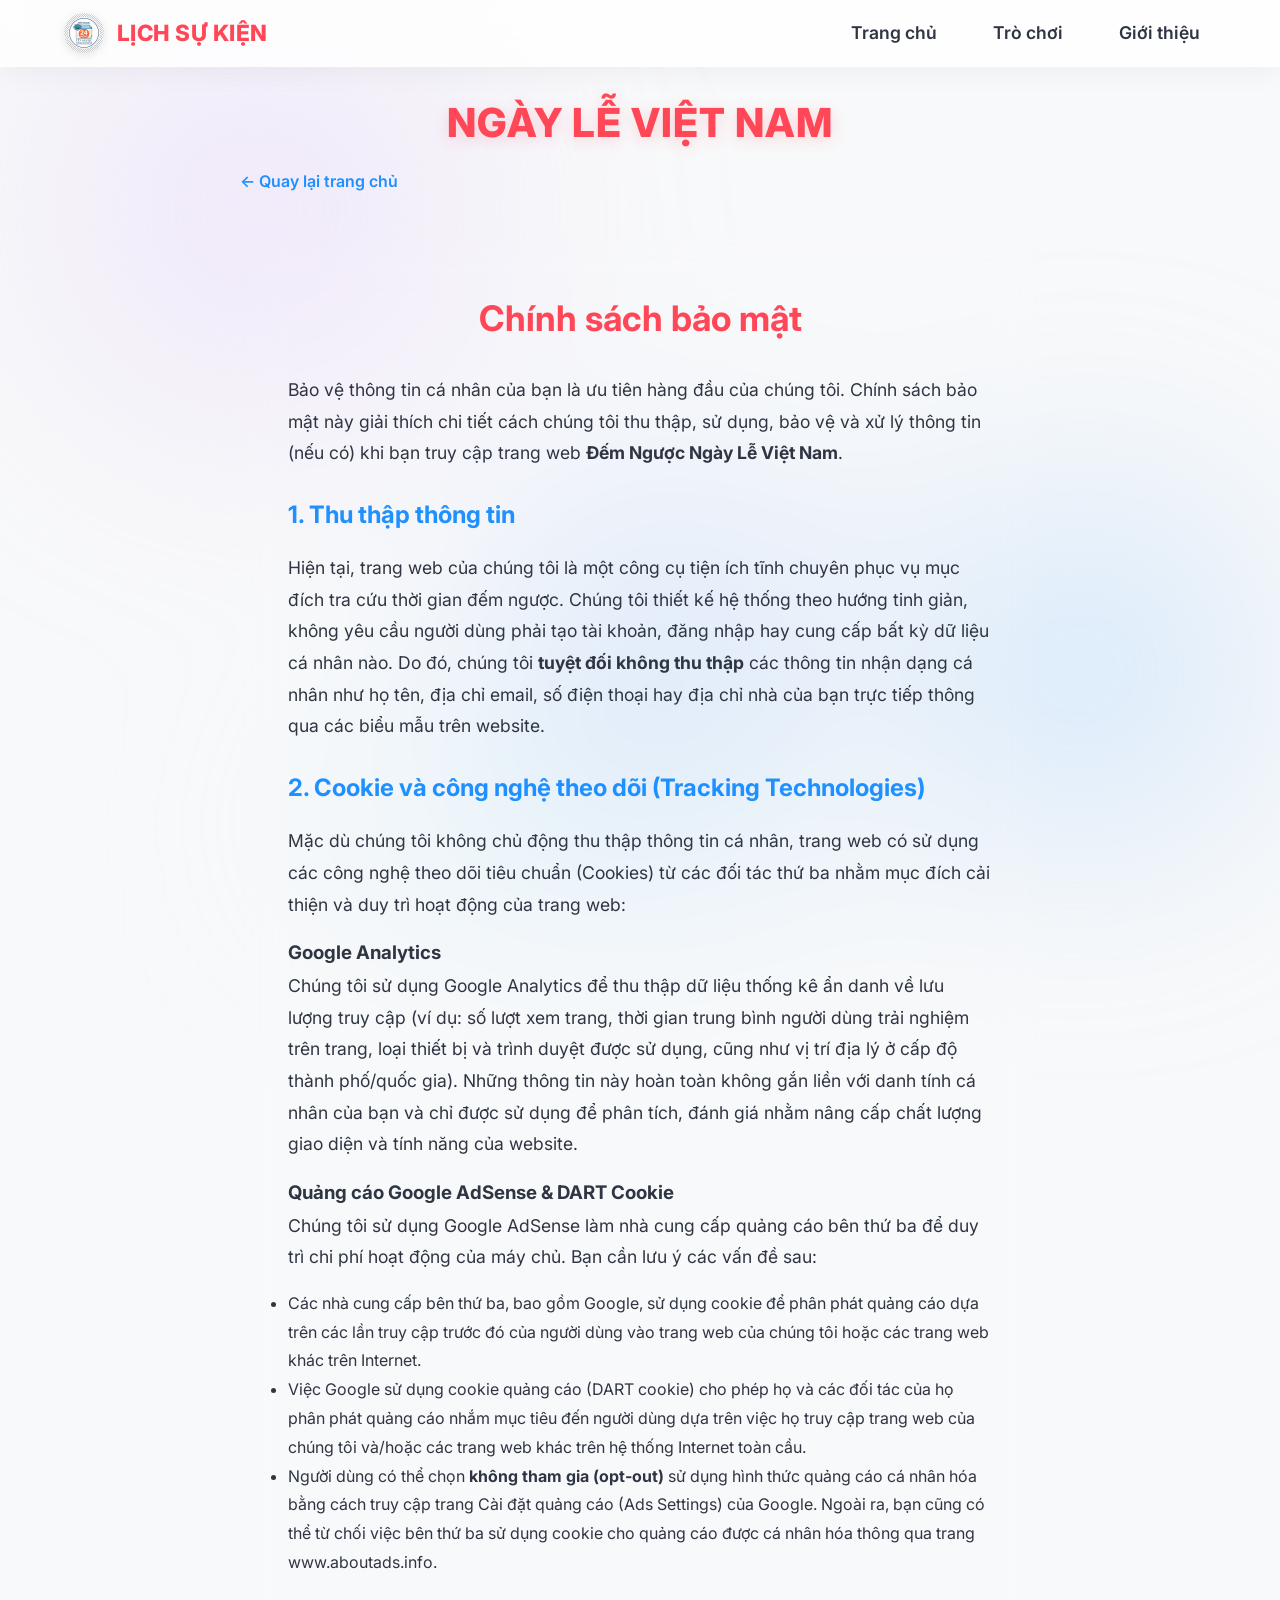
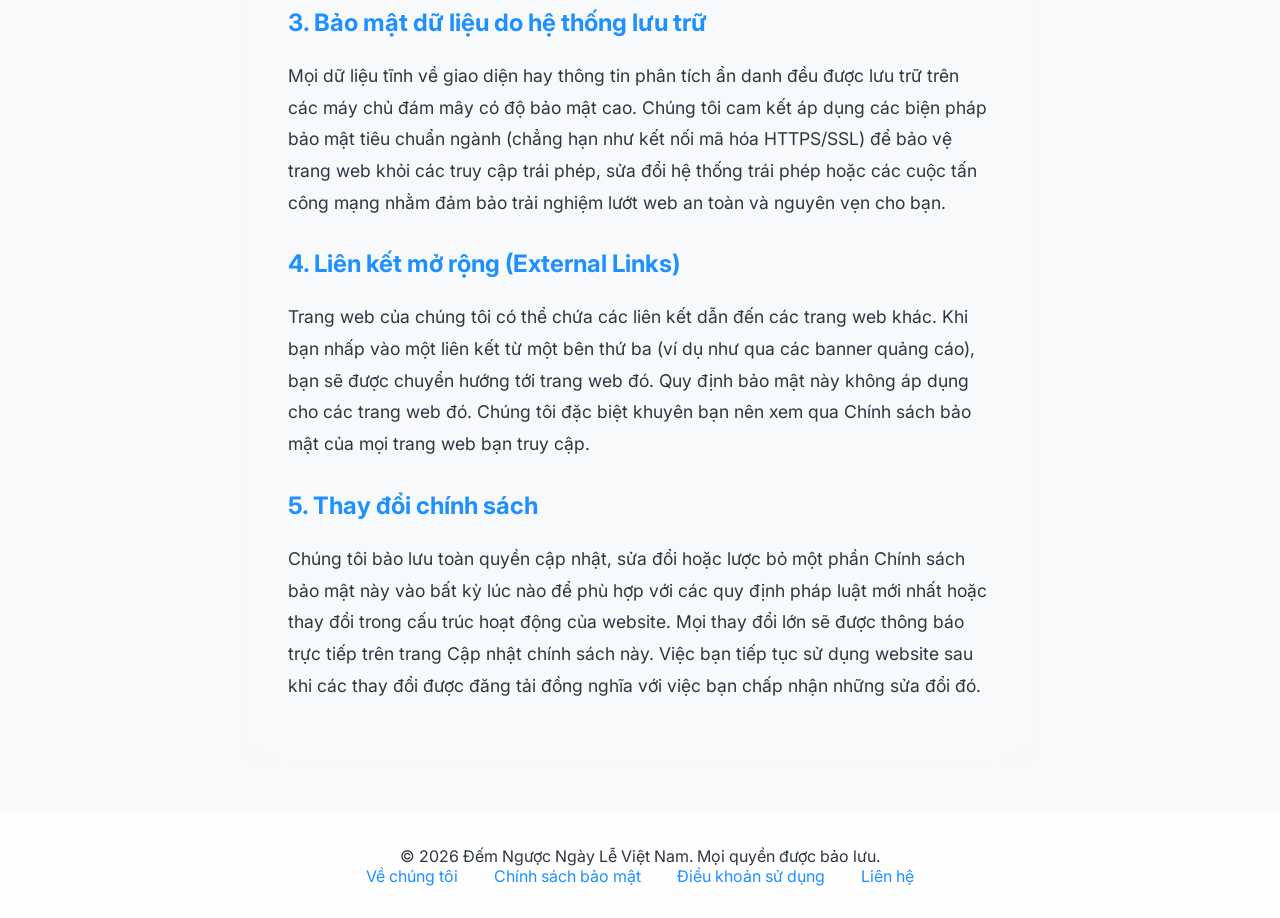
<file: privacy.html>
<!DOCTYPE html>
<html lang="vi">
<head>
    <!-- Google tag (gtag.js) -->
    <script async src="https://www.googletagmanager.com/gtag/js?id=G-WPCNY80R5B"></script>
    <script>
      window.dataLayer = window.dataLayer || [];
      function gtag(){dataLayer.push(arguments);}
      gtag('js', new Date());
    
      gtag('config', 'G-WPCNY80R5B');
    </script>
    <meta charset="UTF-8">
    <meta name="viewport" content="width=device-width, initial-scale=1.0">
    <title>Chính sách bảo mật | Đếm Ngược Ngày Lễ Việt Nam</title>
    <!-- SEO Best Practices -->
    <meta name="description" content="Chính sách bảo mật của Đếm Ngược Ngày Lễ Việt Nam. Tìm hiểu cách chúng tôi sử dụng và bảo vệ thông tin của bạn.">
    <meta name="keywords" content="chính sách bảo mật, quyền riêng tư, bảo mật thông tin, ngày lễ việt nam">
    
    <link rel="stylesheet" href="style.css">
    <!-- Google Fonts -->
    <link rel="preconnect" href="https://fonts.googleapis.com">
    <link rel="preconnect" href="https://fonts.gstatic.com" crossorigin>
    <link href="https://fonts.googleapis.com/css2?family=Inter:wght@300;400;600;800&display=swap" rel="stylesheet">
    
    <style>
        .page-content {
            margin-top: 2rem;
            padding: 3rem;
            background: var(--glass-bg);
            border-radius: 24px;
            box-shadow: var(--glass-shadow);
            color: var(--text-dark);
            line-height: 1.8;
            backdrop-filter: blur(20px);
            width: 100%;
            max-width: 800px;
        }
        .page-content h1 {
            font-size: 2.2rem;
            margin-bottom: 1.5rem;
            color: var(--primary);
            text-align: center;
        }
        .page-content h2 {
            font-size: 1.5rem;
            margin-top: 1.5rem;
            margin-bottom: 1rem;
            color: var(--accent);
        }
        .page-content p {
            margin-bottom: 1rem;
            font-size: 1.1rem;
        }
        .back-link {
            display: inline-block;
            margin-bottom: 1rem;
            color: var(--accent);
            text-decoration: none;
            font-weight: 600;
        }
        .back-link:hover {
            color: var(--primary);
            text-decoration: underline;
        }
    </style>
    <!-- Google AdSense -->
    <script async src="https://pagead2.googlesyndication.com/pagead/js/adsbygoogle.js?client=ca-pub-4878455337844727"
     crossorigin="anonymous"></script>
</head>
<body>
    <div class="background" aria-hidden="true">
        <div class="shape shape-1"></div>
        <div class="shape shape-2"></div>
        <div class="shape shape-3"></div>
        <div class="shape shape-4"></div>
    </div>

    <nav class="main-nav">
        <div class="nav-container">
            <a href="index.html" class="nav-logo">
                <img src="img/logo.png" alt="Ngày Lễ Việt Nam Logo" class="logo-img">
                <span class="logo-text">Lịch Sự Kiện</span>
            </a>
            <ul class="nav-links">
                <li><a href="index.html">Trang chủ</a></li>
                <li><a href="game.html">Trò chơi</a></li>
                <li><a href="about.html">Giới thiệu</a></li>
            </ul>
        </div>
    </nav>
    
    <header class="main-header" style="margin-bottom: 1rem;">
        <h1 class="main-title" style="font-size: 2.5rem;"><a href="index.html" style="text-decoration: none; color: inherit;">Ngày Lễ Việt Nam</a></h1>
    </header>

    <main class="container" style="display: flex; flex-direction: column; align-items: center;">
        <div style="width: 100%; max-width: 800px;">
            <a href="index.html" class="back-link">&larr; Quay lại trang chủ</a>
        </div>
        <article class="page-content">
            <h1>Chính sách bảo mật</h1>
            <p>Bảo vệ thông tin cá nhân của bạn là ưu tiên hàng đầu của chúng tôi. Chính sách bảo mật này giải thích chi tiết cách chúng tôi thu thập, sử dụng, bảo vệ và xử lý thông tin (nếu có) khi bạn truy cập trang web <strong>Đếm Ngược Ngày Lễ Việt Nam</strong>.</p>
            
            <h2>1. Thu thập thông tin</h2>
            <p>Hiện tại, trang web của chúng tôi là một công cụ tiện ích tĩnh chuyên phục vụ mục đích tra cứu thời gian đếm ngược. Chúng tôi thiết kế hệ thống theo hướng tinh giản, không yêu cầu người dùng phải tạo tài khoản, đăng nhập hay cung cấp bất kỳ dữ liệu cá nhân nào. Do đó, chúng tôi <strong>tuyệt đối không thu thập</strong> các thông tin nhận dạng cá nhân như họ tên, địa chỉ email, số điện thoại hay địa chỉ nhà của bạn trực tiếp thông qua các biểu mẫu trên website.</p>
            
            <h2>2. Cookie và công nghệ theo dõi (Tracking Technologies)</h2>
            <p>Mặc dù chúng tôi không chủ động thu thập thông tin cá nhân, trang web có sử dụng các công nghệ theo dõi tiêu chuẩn (Cookies) từ các đối tác thứ ba nhằm mục đích cải thiện và duy trì hoạt động của trang web:</p>
            
            <h3>Google Analytics</h3>
            <p>Chúng tôi sử dụng Google Analytics để thu thập dữ liệu thống kê ẩn danh về lưu lượng truy cập (ví dụ: số lượt xem trang, thời gian trung bình người dùng trải nghiệm trên trang, loại thiết bị và trình duyệt được sử dụng, cũng như vị trí địa lý ở cấp độ thành phố/quốc gia). Những thông tin này hoàn toàn không gắn liền với danh tính cá nhân của bạn và chỉ được sử dụng để phân tích, đánh giá nhằm nâng cấp chất lượng giao diện và tính năng của website.</p>

            <h3>Quảng cáo Google AdSense & DART Cookie</h3>
            <p>Chúng tôi sử dụng Google AdSense làm nhà cung cấp quảng cáo bên thứ ba để duy trì chi phí hoạt động của máy chủ. Bạn cần lưu ý các vấn đề sau:</p>
            <ul>
                <li>Các nhà cung cấp bên thứ ba, bao gồm Google, sử dụng cookie để phân phát quảng cáo dựa trên các lần truy cập trước đó của người dùng vào trang web của chúng tôi hoặc các trang web khác trên Internet.</li>
                <li>Việc Google sử dụng cookie quảng cáo (DART cookie) cho phép họ và các đối tác của họ phân phát quảng cáo nhắm mục tiêu đến người dùng dựa trên việc họ truy cập trang web của chúng tôi và/hoặc các trang web khác trên hệ thống Internet toàn cầu.</li>
                <li>Người dùng có thể chọn <strong>không tham gia (opt-out)</strong> sử dụng hình thức quảng cáo cá nhân hóa bằng cách truy cập trang <a href="https://myadcenter.google.com/" target="_blank" rel="noopener noreferrer">Cài đặt quảng cáo (Ads Settings) của Google</a>. Ngoài ra, bạn cũng có thể từ chối việc bên thứ ba sử dụng cookie cho quảng cáo được cá nhân hóa thông qua trang <a href="https://www.aboutads.info/choices/" target="_blank" rel="noopener noreferrer">www.aboutads.info</a>.</li>
            </ul>

            <h2>3. Bảo mật dữ liệu do hệ thống lưu trữ</h2>
            <p>Mọi dữ liệu tĩnh về giao diện hay thông tin phân tích ẩn danh đều được lưu trữ trên các máy chủ đám mây có độ bảo mật cao. Chúng tôi cam kết áp dụng các biện pháp bảo mật tiêu chuẩn ngành (chẳng hạn như kết nối mã hóa HTTPS/SSL) để bảo vệ trang web khỏi các truy cập trái phép, sửa đổi hệ thống trái phép hoặc các cuộc tấn công mạng nhằm đảm bảo trải nghiệm lướt web an toàn và nguyên vẹn cho bạn.</p>
            
            <h2>4. Liên kết mở rộng (External Links)</h2>
            <p>Trang web của chúng tôi có thể chứa các liên kết dẫn đến các trang web khác. Khi bạn nhấp vào một liên kết từ một bên thứ ba (ví dụ như qua các banner quảng cáo), bạn sẽ được chuyển hướng tới trang web đó. Quy định bảo mật này không áp dụng cho các trang web đó. Chúng tôi đặc biệt khuyên bạn nên xem qua Chính sách bảo mật của mọi trang web bạn truy cập.</p>

            <h2>5. Thay đổi chính sách</h2>
            <p>Chúng tôi bảo lưu toàn quyền cập nhật, sửa đổi hoặc lược bỏ một phần Chính sách bảo mật này vào bất kỳ lúc nào để phù hợp với các quy định pháp luật mới nhất hoặc thay đổi trong cấu trúc hoạt động của website. Mọi thay đổi lớn sẽ được thông báo trực tiếp trên trang Cập nhật chính sách này. Việc bạn tiếp tục sử dụng website sau khi các thay đổi được đăng tải đồng nghĩa với việc bạn chấp nhận những sửa đổi đó.</p>
        </article>
    </main>

    <footer class="site-footer" style="margin-top: 3rem;">
        <div class="footer-bottom">
            <p>&copy; <span id="current-year"></span> Đếm Ngược Ngày Lễ Việt Nam. Mọi quyền được bảo lưu.</p>
            <div class="footer-links">
                <a href="about.html">Về chúng tôi</a>
                <a href="privacy.html">Chính sách bảo mật</a>
                <a href="terms.html">Điều khoản sử dụng</a>
                <a href="contact.html">Liên hệ</a>
            </div>
        </div>
    </footer>

    <script>
        document.getElementById('current-year').textContent = new Date().getFullYear();
    </script>
</body>
</html>
</file>
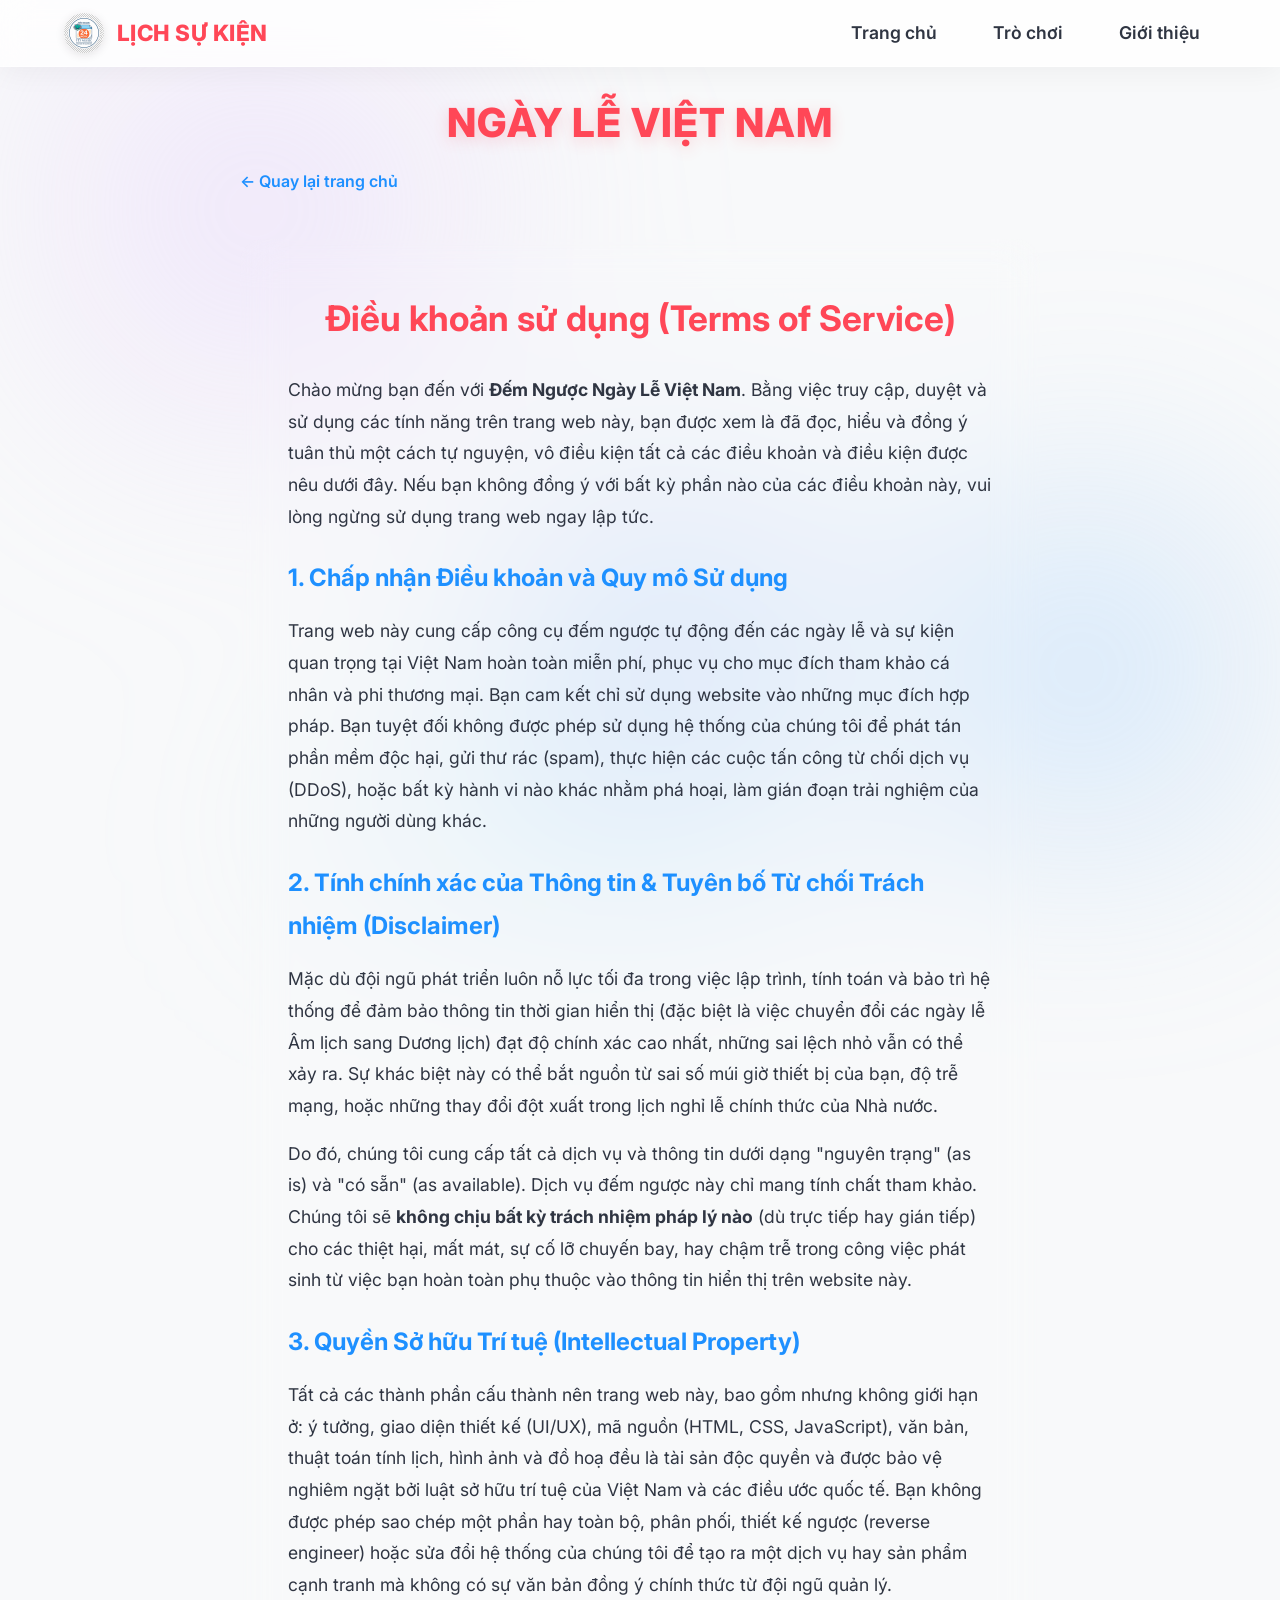
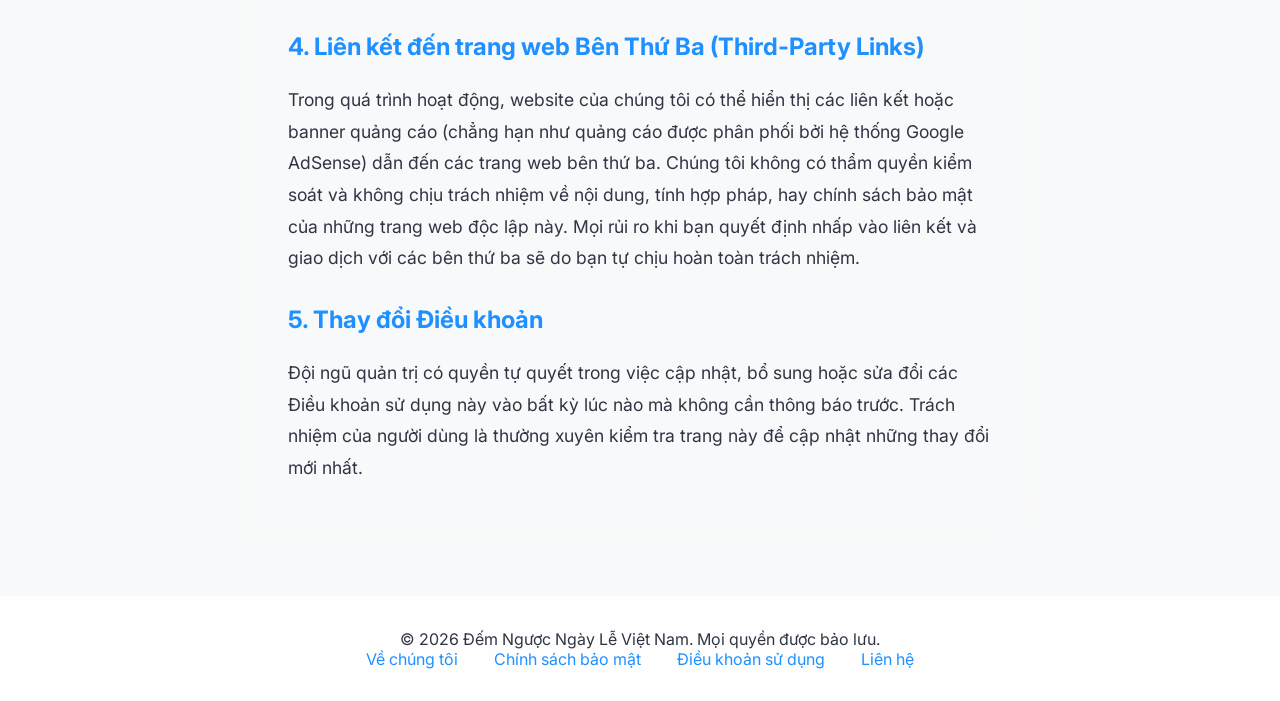
<file: terms.html>
<!DOCTYPE html>
<html lang="vi">
<head>
    <!-- Google tag (gtag.js) -->
    <script async src="https://www.googletagmanager.com/gtag/js?id=G-WPCNY80R5B"></script>
    <script>
      window.dataLayer = window.dataLayer || [];
      function gtag(){dataLayer.push(arguments);}
      gtag('js', new Date());
    
      gtag('config', 'G-WPCNY80R5B');
    </script>
    <meta charset="UTF-8">
    <meta name="viewport" content="width=device-width, initial-scale=1.0">
    <title>Điều khoản sử dụng | Đếm Ngược Ngày Lễ Việt Nam</title>
    <!-- SEO Best Practices -->
    <meta name="description" content="Các điều khoản và điều kiện khi sử dụng trang web Đếm Ngược Ngày Lễ Việt Nam.">
    <meta name="keywords" content="điều khoản sử dụng, điều khoản dịch vụ, quy định sử dụng, ngày lễ việt nam">
    
    <link rel="stylesheet" href="style.css">
    <!-- Google Fonts -->
    <link rel="preconnect" href="https://fonts.googleapis.com">
    <link rel="preconnect" href="https://fonts.gstatic.com" crossorigin>
    <link href="https://fonts.googleapis.com/css2?family=Inter:wght@300;400;600;800&display=swap" rel="stylesheet">
    
    <style>
        .page-content {
            margin-top: 2rem;
            padding: 3rem;
            background: var(--glass-bg);
            border-radius: 24px;
            box-shadow: var(--glass-shadow);
            color: var(--text-dark);
            line-height: 1.8;
            backdrop-filter: blur(20px);
            width: 100%;
            max-width: 800px;
        }
        .page-content h1 {
            font-size: 2.2rem;
            margin-bottom: 1.5rem;
            color: var(--primary);
            text-align: center;
        }
        .page-content h2 {
            font-size: 1.5rem;
            margin-top: 1.5rem;
            margin-bottom: 1rem;
            color: var(--accent);
        }
        .page-content p {
            margin-bottom: 1rem;
            font-size: 1.1rem;
        }
        .back-link {
            display: inline-block;
            margin-bottom: 1rem;
            color: var(--accent);
            text-decoration: none;
            font-weight: 600;
        }
        .back-link:hover {
            color: var(--primary);
            text-decoration: underline;
        }
    </style>
    <!-- Google AdSense -->
    <script async src="https://pagead2.googlesyndication.com/pagead/js/adsbygoogle.js?client=ca-pub-4878455337844727"
     crossorigin="anonymous"></script>
</head>
<body>
    <div class="background" aria-hidden="true">
        <div class="shape shape-1"></div>
        <div class="shape shape-2"></div>
        <div class="shape shape-3"></div>
        <div class="shape shape-4"></div>
    </div>

    <nav class="main-nav">
        <div class="nav-container">
            <a href="index.html" class="nav-logo">
                <img src="img/logo.png" alt="Ngày Lễ Việt Nam Logo" class="logo-img">
                <span class="logo-text">Lịch Sự Kiện</span>
            </a>
            <ul class="nav-links">
                <li><a href="index.html">Trang chủ</a></li>
                <li><a href="game.html">Trò chơi</a></li>
                <li><a href="about.html">Giới thiệu</a></li>
            </ul>
        </div>
    </nav>
    
    <header class="main-header" style="margin-bottom: 1rem;">
        <h1 class="main-title" style="font-size: 2.5rem;"><a href="index.html" style="text-decoration: none; color: inherit;">Ngày Lễ Việt Nam</a></h1>
    </header>

    <main class="container" style="display: flex; flex-direction: column; align-items: center;">
        <div style="width: 100%; max-width: 800px;">
            <a href="index.html" class="back-link">&larr; Quay lại trang chủ</a>
        </div>
        <article class="page-content">
            <h1>Điều khoản sử dụng (Terms of Service)</h1>
            <p>Chào mừng bạn đến với <strong>Đếm Ngược Ngày Lễ Việt Nam</strong>. Bằng việc truy cập, duyệt và sử dụng các tính năng trên trang web này, bạn được xem là đã đọc, hiểu và đồng ý tuân thủ một cách tự nguyện, vô điều kiện tất cả các điều khoản và điều kiện được nêu dưới đây. Nếu bạn không đồng ý với bất kỳ phần nào của các điều khoản này, vui lòng ngừng sử dụng trang web ngay lập tức.</p>
            
            <h2>1. Chấp nhận Điều khoản và Quy mô Sử dụng</h2>
            <p>Trang web này cung cấp công cụ đếm ngược tự động đến các ngày lễ và sự kiện quan trọng tại Việt Nam hoàn toàn miễn phí, phục vụ cho mục đích tham khảo cá nhân và phi thương mại. Bạn cam kết chỉ sử dụng website vào những mục đích hợp pháp. Bạn tuyệt đối không được phép sử dụng hệ thống của chúng tôi để phát tán phần mềm độc hại, gửi thư rác (spam), thực hiện các cuộc tấn công từ chối dịch vụ (DDoS), hoặc bất kỳ hành vi nào khác nhằm phá hoại, làm gián đoạn trải nghiệm của những người dùng khác.</p>
            
            <h2>2. Tính chính xác của Thông tin & Tuyên bố Từ chối Trách nhiệm (Disclaimer)</h2>
            <p>Mặc dù đội ngũ phát triển luôn nỗ lực tối đa trong việc lập trình, tính toán và bảo trì hệ thống để đảm bảo thông tin thời gian hiển thị (đặc biệt là việc chuyển đổi các ngày lễ Âm lịch sang Dương lịch) đạt độ chính xác cao nhất, những sai lệch nhỏ vẫn có thể xảy ra. Sự khác biệt này có thể bắt nguồn từ sai số múi giờ thiết bị của bạn, độ trễ mạng, hoặc những thay đổi đột xuất trong lịch nghỉ lễ chính thức của Nhà nước.</p>
            <p>Do đó, chúng tôi cung cấp tất cả dịch vụ và thông tin dưới dạng "nguyên trạng" (as is) và "có sẵn" (as available). Dịch vụ đếm ngược này chỉ mang tính chất tham khảo. Chúng tôi sẽ <strong>không chịu bất kỳ trách nhiệm pháp lý nào</strong> (dù trực tiếp hay gián tiếp) cho các thiệt hại, mất mát, sự cố lỡ chuyến bay, hay chậm trễ trong công việc phát sinh từ việc bạn hoàn toàn phụ thuộc vào thông tin hiển thị trên website này.</p>
            
            <h2>3. Quyền Sở hữu Trí tuệ (Intellectual Property)</h2>
            <p>Tất cả các thành phần cấu thành nên trang web này, bao gồm nhưng không giới hạn ở: ý tưởng, giao diện thiết kế (UI/UX), mã nguồn (HTML, CSS, JavaScript), văn bản, thuật toán tính lịch, hình ảnh và đồ hoạ đều là tài sản độc quyền và được bảo vệ nghiêm ngặt bởi luật sở hữu trí tuệ của Việt Nam và các điều ước quốc tế. Bạn không được phép sao chép một phần hay toàn bộ, phân phối, thiết kế ngược (reverse engineer) hoặc sửa đổi hệ thống của chúng tôi để tạo ra một dịch vụ hay sản phẩm cạnh tranh mà không có sự văn bản đồng ý chính thức từ đội ngũ quản lý.</p>
            
            <h2>4. Liên kết đến trang web Bên Thứ Ba (Third-Party Links)</h2>
            <p>Trong quá trình hoạt động, website của chúng tôi có thể hiển thị các liên kết hoặc banner quảng cáo (chẳng hạn như quảng cáo được phân phối bởi hệ thống Google AdSense) dẫn đến các trang web bên thứ ba. Chúng tôi không có thẩm quyền kiểm soát và không chịu trách nhiệm về nội dung, tính hợp pháp, hay chính sách bảo mật của những trang web độc lập này. Mọi rủi ro khi bạn quyết định nhấp vào liên kết và giao dịch với các bên thứ ba sẽ do bạn tự chịu hoàn toàn trách nhiệm.</p>

            <h2>5. Thay đổi Điều khoản</h2>
            <p>Đội ngũ quản trị có quyền tự quyết trong việc cập nhật, bổ sung hoặc sửa đổi các Điều khoản sử dụng này vào bất kỳ lúc nào mà không cần thông báo trước. Trách nhiệm của người dùng là thường xuyên kiểm tra trang này để cập nhật những thay đổi mới nhất.</p>
        </article>
    </main>

    <footer class="site-footer" style="margin-top: 3rem;">
        <div class="footer-bottom">
            <p>&copy; <span id="current-year"></span> Đếm Ngược Ngày Lễ Việt Nam. Mọi quyền được bảo lưu.</p>
            <div class="footer-links">
                <a href="about.html">Về chúng tôi</a>
                <a href="privacy.html">Chính sách bảo mật</a>
                <a href="terms.html">Điều khoản sử dụng</a>
                <a href="contact.html">Liên hệ</a>
            </div>
        </div>
    </footer>

    <script>
        document.getElementById('current-year').textContent = new Date().getFullYear();
    </script>
</body>
</html>
</file>
<file: style.css>
:root {
    /* Color Palette - Vibrant & Premium */
    --primary: #ff4757;
    --primary-light: #ff6b81;
    --primary-dark: #e84118;
    --secondary: #ffa502;
    --accent: #1e90ff;
    --accent-dark: #3742fa;
    --success: #2ed573;
    
    /* Light Theme Tokens */
    --bg-body: #f8f9fa;
    --bg-card: rgba(255, 255, 255, 0.7);
    --bg-nav: rgba(255, 255, 255, 0.8);
    --text-main: #2f3542;
    --text-muted: #57606f;
    --border-glass: rgba(255, 255, 255, 0.5);
    --shadow-premium: 0 10px 40px -10px rgba(0, 0, 0, 0.1);
    --shadow-hover: 0 20px 50px -15px rgba(0, 0, 0, 0.15);
}

[data-theme="dark"] {
    --bg-body: #0f172a;
    --bg-card: rgba(30, 41, 59, 0.7);
    --bg-nav: rgba(15, 23, 42, 0.8);
    --text-main: #f1f5f9;
    --text-muted: #94a3b8;
    --border-glass: rgba(255, 255, 255, 0.1);
    --shadow-premium: 0 10px 40px -10px rgba(0, 0, 0, 0.4);
    --shadow-hover: 0 20px 50px -15px rgba(0, 0, 0, 0.5);
}

* {
    margin: 0;
    padding: 0;
    box-sizing: border-box;
    font-family: 'Inter', sans-serif;
}

body {
    background-color: var(--bg-body);
    color: var(--text-main);
    min-height: 100vh;
    overflow-x: hidden;
    position: relative;
    transition: background-color 0.3s ease, color 0.3s ease;
    -webkit-font-smoothing: antialiased;
    display: flex;
    flex-direction: column;
    align-items: center;
}

a {
    text-decoration: none;
    color: inherit;
}

/* --- Navigation Bar --- */
.main-nav {
    position: sticky;
    top: 0;
    z-index: 1000;
    width: 100%;
    background: var(--bg-nav);
    backdrop-filter: blur(15px);
    -webkit-backdrop-filter: blur(15px);
    border-bottom: 1px solid var(--border-glass);
    padding: 0.8rem 0;
    box-shadow: 0 4px 30px rgba(0, 0, 0, 0.05);
}

.nav-container {
    max-width: 1200px;
    margin: 0 auto;
    padding: 0 1.5rem;
    display: flex;
    justify-content: space-between;
    align-items: center;
}

.nav-logo {
    display: flex;
    align-items: center;
    gap: 0.8rem;
}

.logo-img {
    height: 40px;
    width: 40px;
    border-radius: 50%;
    object-fit: cover;
    box-shadow: 0 2px 10px rgba(0,0,0,0.1);
}

.logo-text {
    font-size: 1.4rem;
    font-weight: 800;
    color: var(--primary);
    text-transform: uppercase;
    letter-spacing: 0.5px;
}

.nav-links {
    list-style: none;
    display: flex;
    gap: 1.5rem;
    margin: 0;
    padding: 0;
    align-items: center;
}

.nav-links a {
    font-weight: 600;
    color: var(--text-main);
    font-size: 1.1rem;
    padding: 0.5rem 1rem;
    border-radius: 8px;
    transition: all 0.3s ease;
}

.nav-links a:hover, .nav-links a.active {
    background: rgba(255, 107, 129, 0.1);
    color: var(--primary);
}

/* --- Theme Toggle Button --- */
.theme-toggle-btn {
    background: var(--bg-card);
    border: 1px solid var(--border-glass);
    border-radius: 50%;
    width: 40px;
    height: 40px;
    display: flex;
    justify-content: center;
    align-items: center;
    cursor: pointer;
    font-size: 1.2rem;
    padding: 0;
    transition: all 0.3s ease;
    box-shadow: 0 2px 10px rgba(0,0,0,0.05);
}

.theme-toggle-btn:hover {
    transform: rotate(15deg) scale(1.1);
    background: var(--primary);
    color: white;
}

.theme-toggle-btn .icon-moon { display: none; }
[data-theme="dark"] .theme-toggle-btn .icon-sun { display: none; }
[data-theme="dark"] .theme-toggle-btn .icon-moon { display: block; }

/* Animated Background Shapes */
.background {
    position: fixed;
    width: 100vw;
    height: 100vh;
    top: 0;
    left: 0;
    z-index: -1;
    overflow: hidden;
    filter: blur(100px);
}

.shape {
    position: absolute;
    border-radius: 50%;
    animation: float 30s infinite alternate cubic-bezier(0.45, 0.05, 0.55, 0.95);
    opacity: 0.4;
}

.shape-1 { width: 60vw; height: 60vw; background: radial-gradient(circle, #e0c3fc 0%, transparent 60%); top: -20%; left: -10%; }
.shape-2 { width: 50vw; height: 50vw; background: radial-gradient(circle, #8ec5fc 0%, transparent 60%); bottom: -10%; right: -10%; animation-delay: -5s; }
.shape-3 { width: 45vw; height: 45vw; background: radial-gradient(circle, #a1c4fd 0%, transparent 60%); top: 40%; left: 30%; animation-delay: -10s; }
.shape-4 { width: 70vw; height: 30vw; background: radial-gradient(circle, #c2e9fb 0%, transparent 70%); bottom: -20%; left: 10%; animation-delay: -15s; }

@keyframes float {
    0% { transform: translate(0, 0) scale(1) rotate(0deg); }
    100% { transform: translate(60px, 80px) scale(1.1) rotate(15deg); }
}

/* Header */
.main-header {
    text-align: center;
    margin-top: 2rem;
    margin-bottom: 3rem;
    animation: fadeSlideUp 1s ease-out forwards;
}

.main-title {
    font-size: 3.5rem;
    font-weight: 800;
    color: var(--primary);
    text-transform: uppercase;
    letter-spacing: 1px;
    margin-bottom: 0.5rem;
    line-height: 1.2;
    text-shadow: 0 4px 15px rgba(255, 71, 87, 0.2);
}

.main-subtitle {
    font-size: 1.1rem;
    font-weight: 600;
    letter-spacing: 4px;
    text-transform: uppercase;
    color: var(--text-muted);
}

@keyframes fadeSlideUp {
    from { opacity: 0; transform: translateY(20px); }
    to { opacity: 1; transform: translateY(0); }
}

/* Main Container */
.container {
    width: 100%;
    max-width: 1200px;
    margin: 0 auto;
}

/* SECTION DIVIDER & TITLE */
.section-divider {
    border: 0;
    height: 1px;
    background: linear-gradient(to right, transparent, rgba(0,0,0,0.1), transparent);
    margin: 4rem 0 3rem;
}

.section-title {
    text-align: center;
    font-size: 1.8rem;
    font-weight: 700;
    color: var(--text-main);
    margin-bottom: 2rem;
    text-transform: uppercase;
    letter-spacing: 1px;
}

/* FEATURED SECTION */
.featured-section {
    display: flex;
    justify-content: center;
    width: 100%;
    margin-bottom: 2rem;
}

.featured-card {
    width: 100%;
    max-width: 800px;
    padding: 4rem 3rem !important;
    text-align: center;
    border-radius: 32px !important;
    background: var(--bg-card) !important;
    box-shadow: var(--shadow-premium) !important;
    border: 1px solid var(--border-glass) !important;
}

.featured-card .card-title {
    font-size: 2.5rem;
    font-weight: 800;
    background: linear-gradient(to right, #ff4757, #ffa502);
    -webkit-background-clip: text;
    background-clip: text;
    -webkit-text-fill-color: transparent;
}

.featured-card .mini-time {
    font-size: 3.5rem;
    color: var(--text-main);
}

/* Grid */
.holidays-grid {
    display: grid;
    grid-template-columns: repeat(auto-fill, minmax(300px, 1fr));
    gap: 2rem;
    padding: 1rem 0;
}

/* Card */
.holiday-card {
    background: var(--bg-card);
    border: 1px solid var(--border-glass);
    backdrop-filter: blur(20px);
    border-radius: 24px;
    padding: 2.5rem 2rem;
    box-shadow: var(--shadow-premium);
    text-align: center;
    transition: all 0.4s cubic-bezier(0.175, 0.885, 0.32, 1.275);
    animation: fadeIn 0.8s ease-out forwards;
}

.holiday-card:hover {
    transform: translateY(-8px) scale(1.02);
    box-shadow: var(--shadow-hover);
    border-color: var(--primary-light);
}

@keyframes fadeIn { from { opacity: 0; transform: translateY(20px); } to { opacity: 1; transform: translateY(0); } }

.card-title { font-size: 1.4rem; font-weight: 700; color: var(--text-main); margin-bottom: 0.5rem; }
.card-date { font-size: 0.9rem; font-weight: 600; color: var(--accent); background: rgba(30, 144, 255, 0.1); padding: 0.3rem 1rem; border-radius: 20px; display: inline-block; }

/* Mini Countdown */
.mini-countdown { display: flex; justify-content: center; gap: 1rem; margin-top: 2rem; }
.mini-time-box { display: flex; flex-direction: column; align-items: center; background: var(--bg-card); padding: 0.8rem 0.5rem; border-radius: 12px; min-width: 60px; border: 1px solid var(--border-glass); }
.mini-time { font-size: 1.8rem; font-weight: 700; color: var(--text-main); }
.mini-label { font-size: 0.75rem; font-weight: 600; color: var(--text-muted); text-transform: uppercase; }

/* SEO Content */
.seo-content { margin-top: 5rem; padding: 3rem; background: var(--bg-card); border-radius: 24px; box-shadow: var(--shadow-premium); color: var(--text-main); line-height: 1.8; backdrop-filter: blur(20px); border: 1px solid var(--border-glass); }
.seo-content h2 { margin-bottom: 1.5rem; color: var(--primary); text-align: center; }
.article-grid { display: grid; grid-template-columns: repeat(auto-fit, minmax(300px, 1fr)); gap: 2rem; }
.article-block { background: var(--border-glass); padding: 2rem; border-radius: 16px; border: 1px solid var(--border-glass); }

/* Footer */
.site-footer { width: 100%; margin-top: 5rem; background: var(--bg-nav); padding: 2rem 0; text-align: center; border-top: 1px solid var(--border-glass); }
.footer-links a { color: var(--accent); margin: 0 1rem; }

/* Minigame */
.game-section { margin-top: 2rem; display: flex; flex-direction: column; align-items: center; width: 100%; }
.game-controls { display: flex; justify-content: space-between; align-items: center; width: 100%; max-width: 600px; margin-bottom: 2rem; padding: 0 1rem; }
.game-stats { color: var(--text-main); font-weight: 600; font-size: 1.1rem; display: flex; gap: 2rem; }
.glass-btn { background: var(--bg-card); color: var(--text-main); border: 1px solid var(--border-glass); border-radius: 12px; padding: 0.8rem 1.5rem; cursor: pointer; backdrop-filter: blur(10px); font-weight: 600; transition: all 0.3s; }
.glass-btn:hover { background: var(--primary); color: white; transform: translateY(-2px); }

.memory-board {
    display: grid;
    grid-template-columns: repeat(4, 1fr);
    grid-gap: 15px;
    width: 100%;
    max-width: 600px;
    perspective: 1000px;
    padding: 1rem;
}

.memory-card {
    position: relative;
    width: 100%;
    aspect-ratio: 1 / 1;
    cursor: pointer;
    transform-style: preserve-3d;
    transition: transform 0.6s cubic-bezier(0.4, 0.0, 0.2, 1);
}

.memory-card.flipped { transform: rotateY(180deg); }
.memory-card.matched { transform: scale(0.8) rotateY(180deg); opacity: 0; pointer-events: none; transition: transform 0.6s ease-out, opacity 0.6s ease-out; }

.card-face {
    position: absolute;
    width: 100%;
    height: 100%;
    backface-visibility: hidden;
    border-radius: 16px;
    display: flex;
    justify-content: center;
    align-items: center;
    font-size: 3rem;
    box-shadow: var(--shadow-premium);
    border: 1px solid var(--border-glass);
}

.card-front { background: var(--bg-card); transform: rotateY(180deg); }
.card-front img { width: 70%; height: 70%; object-fit: contain; filter: drop-shadow(0 5px 10px rgba(0,0,0,0.1)); }
.card-back { background: linear-gradient(135deg, var(--accent), var(--accent-dark)); color: white; }
.card-back::after { content: "❓"; font-size: 2.5rem; opacity: 0.8; }

.win-message { 
    margin-top: 2rem; padding: 2rem; background: var(--bg-card); border-radius: 20px; text-align: center; 
    box-shadow: var(--shadow-premium); border: 2px solid var(--primary); animation: fadeIn 0.5s ease-out; 
}
.win-message h3 { color: var(--primary); margin-bottom: 1rem; }
.hidden { display: none !important; }

@media (max-width: 768px) {
    .main-title { font-size: 2.2rem; }
    .featured-card { padding: 2.5rem 1.5rem !important; }
}
</file>
